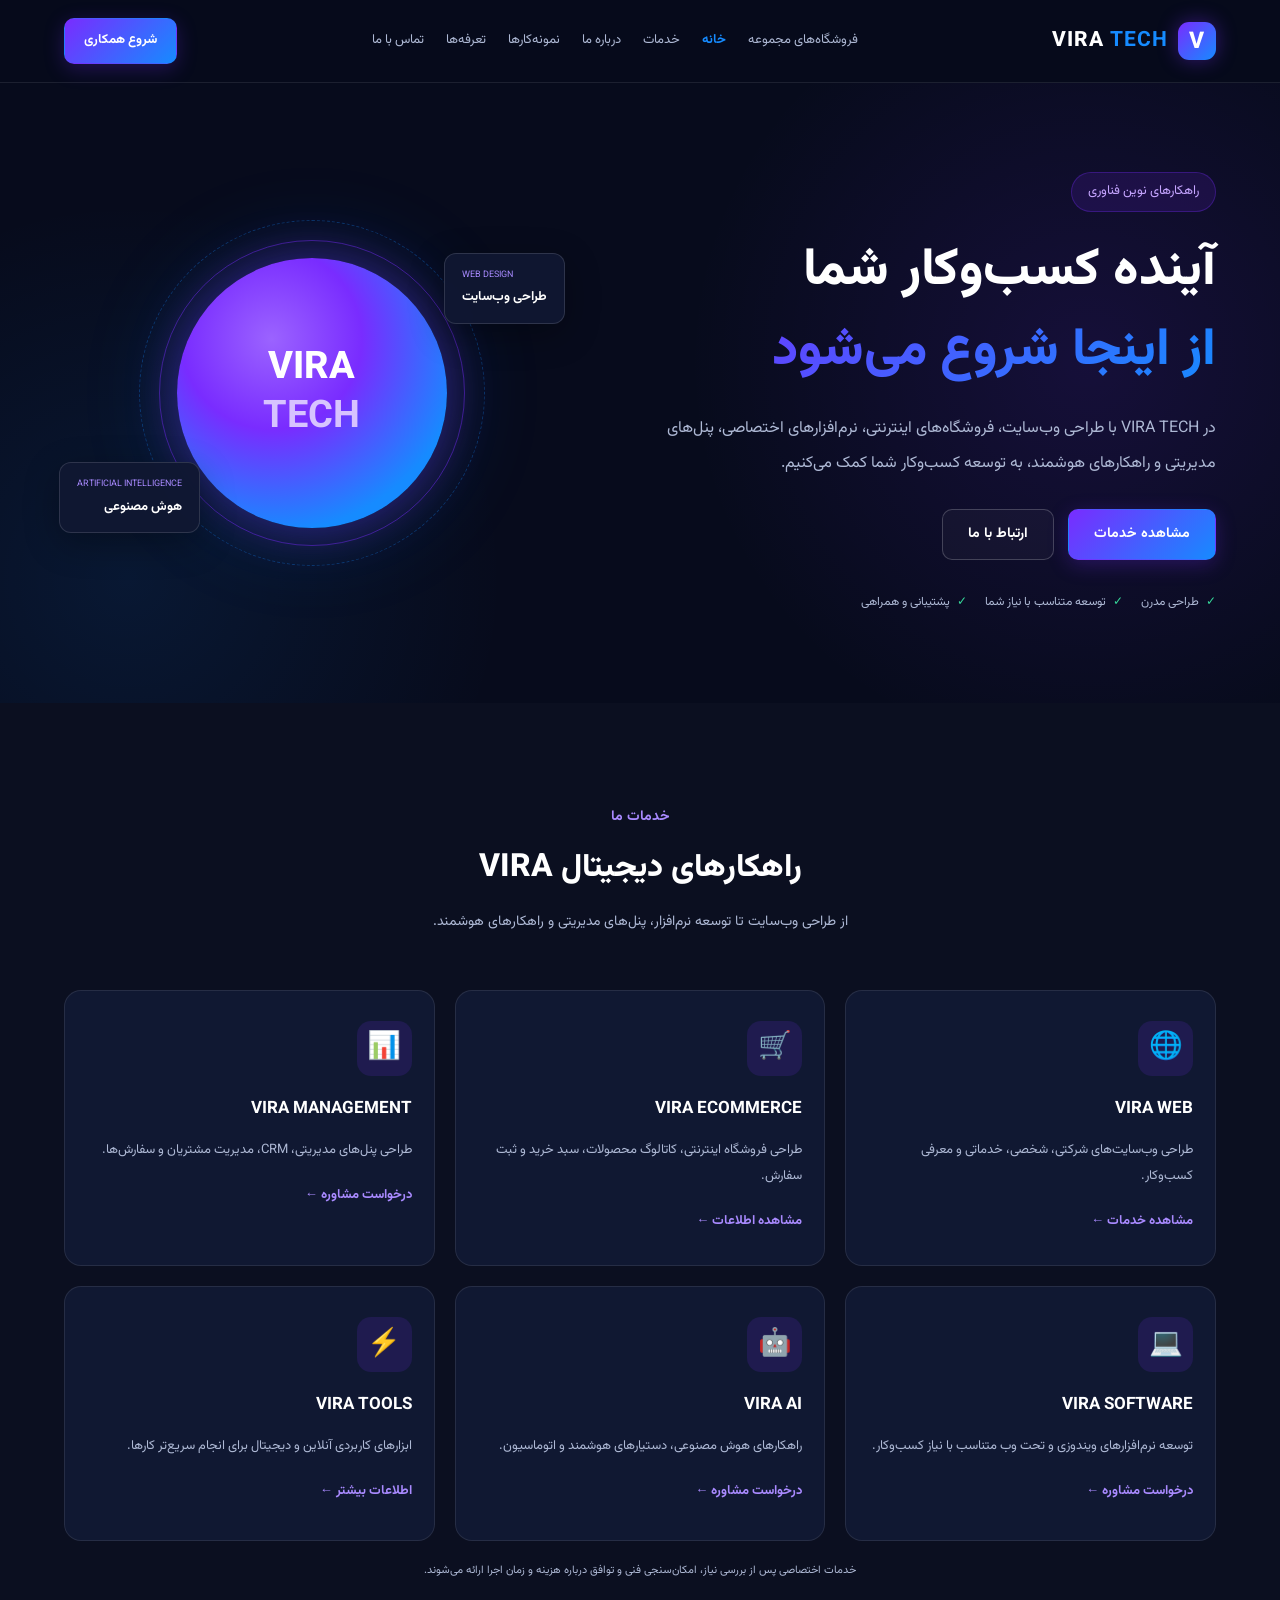
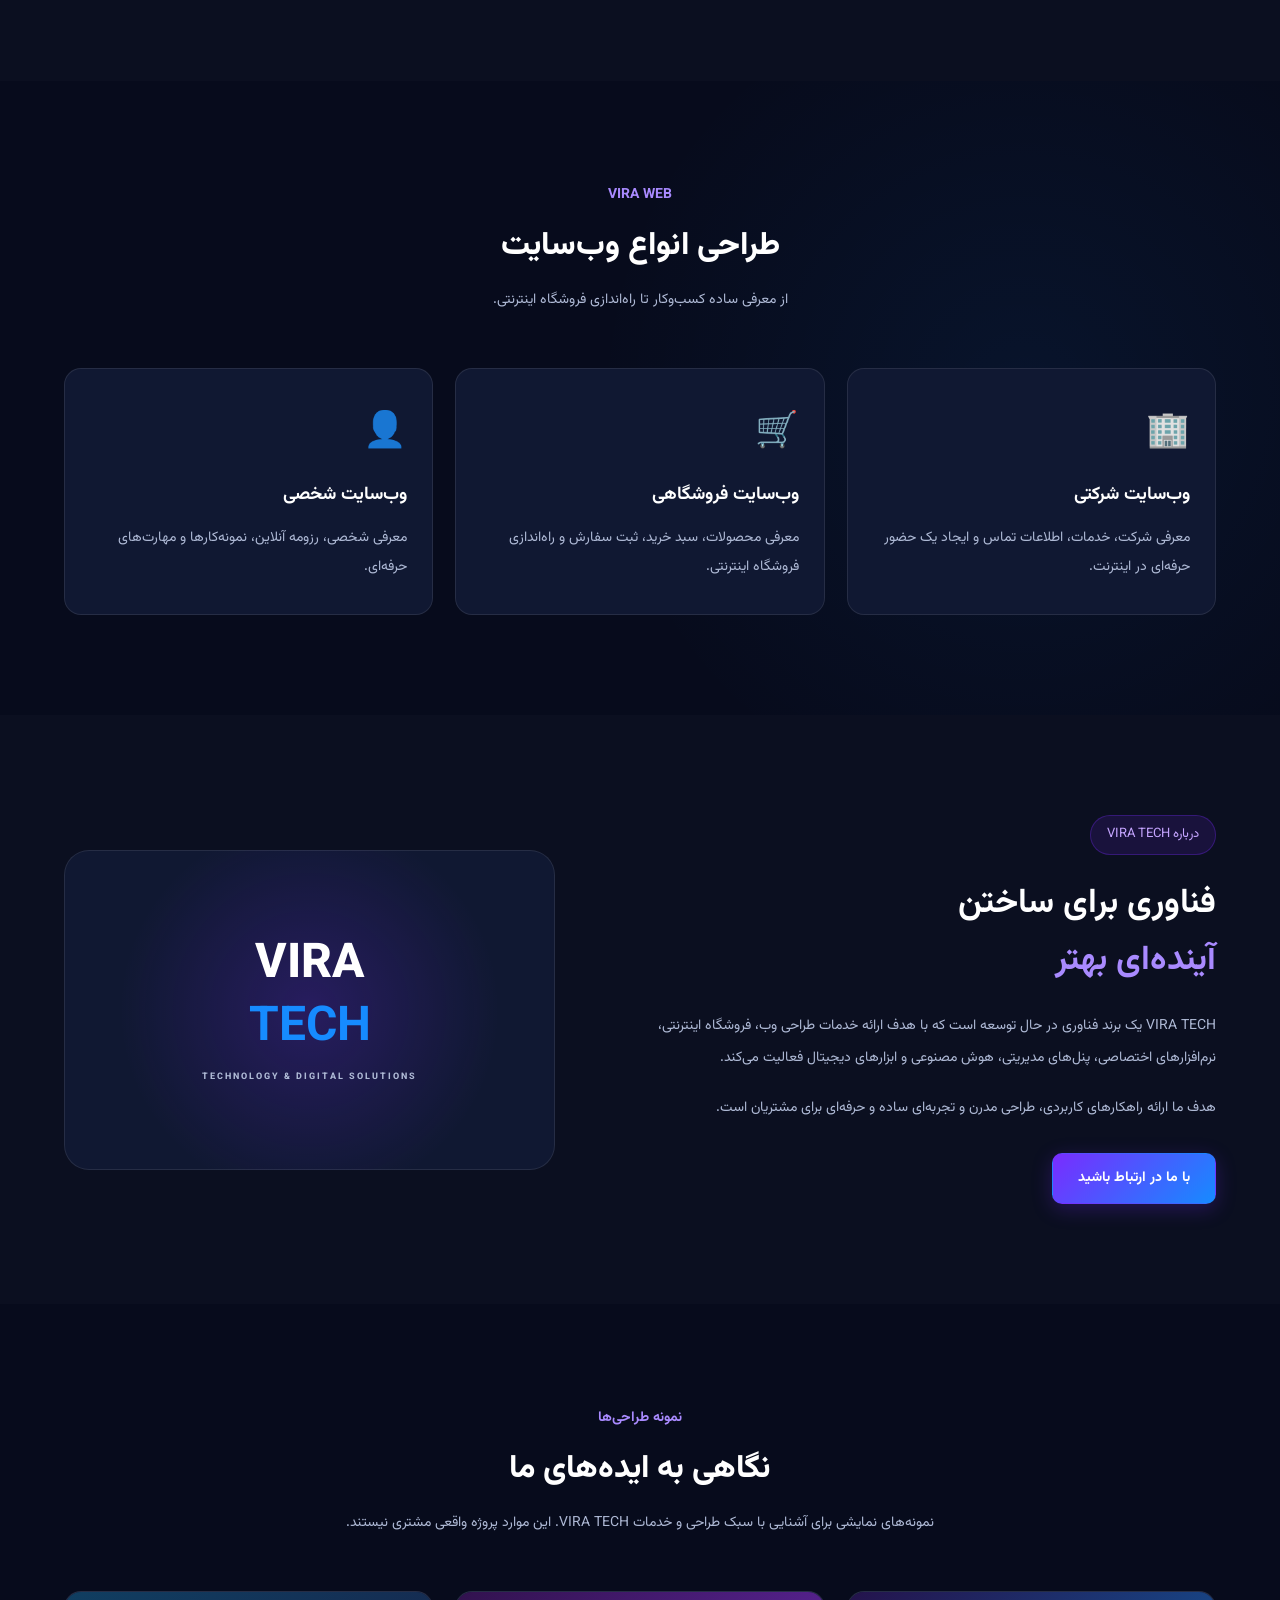
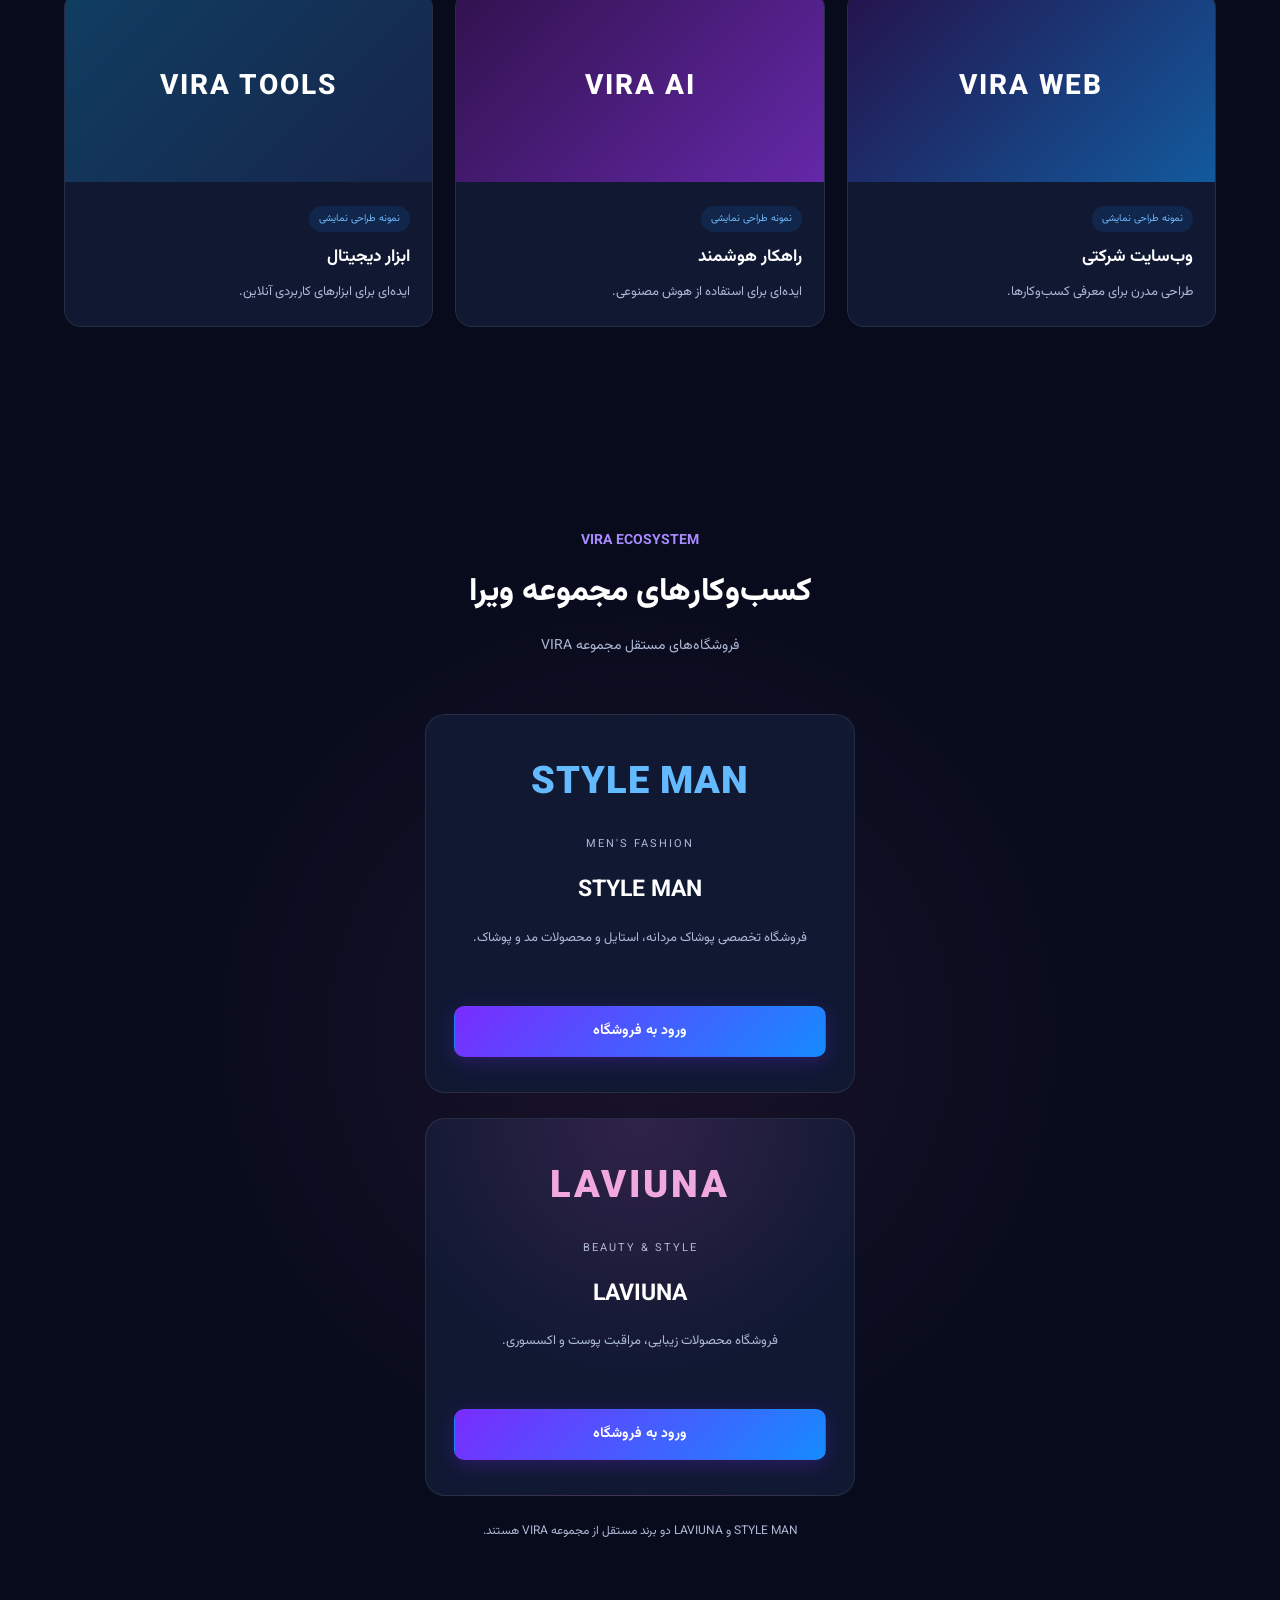
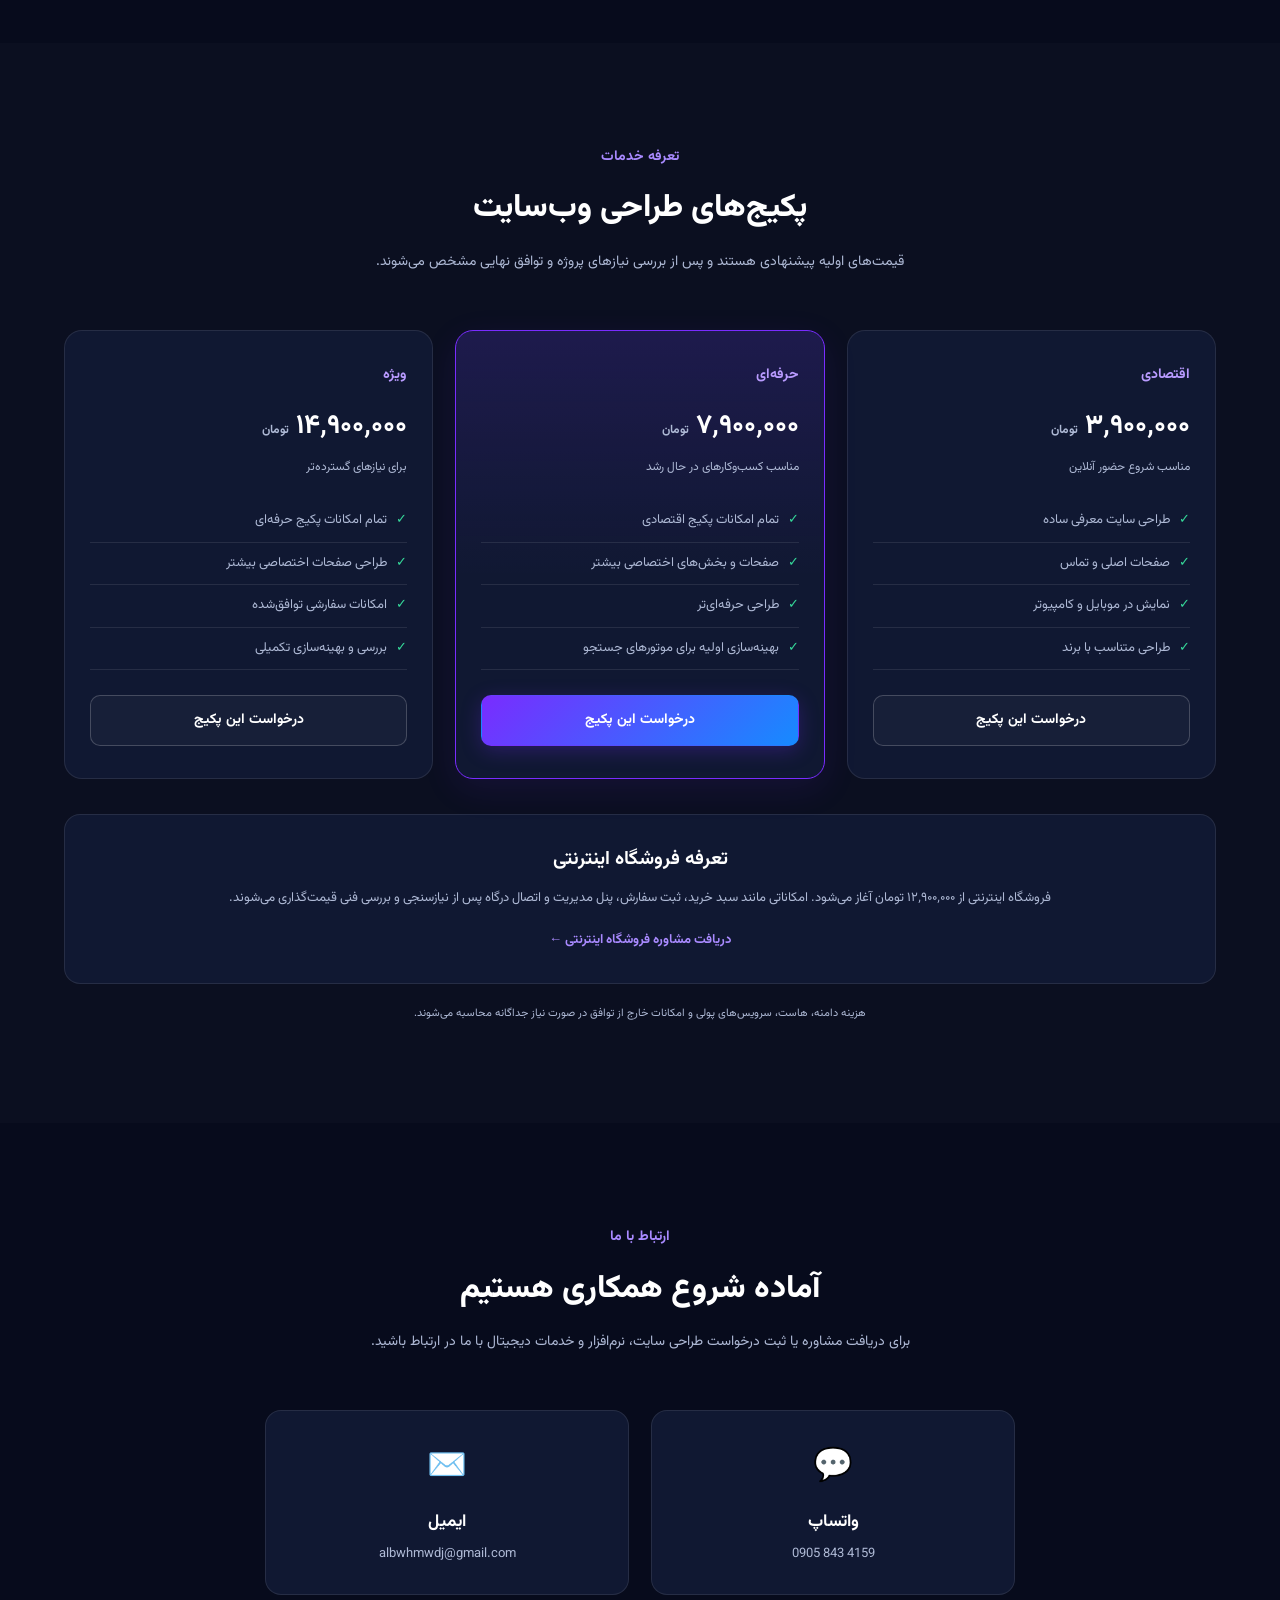
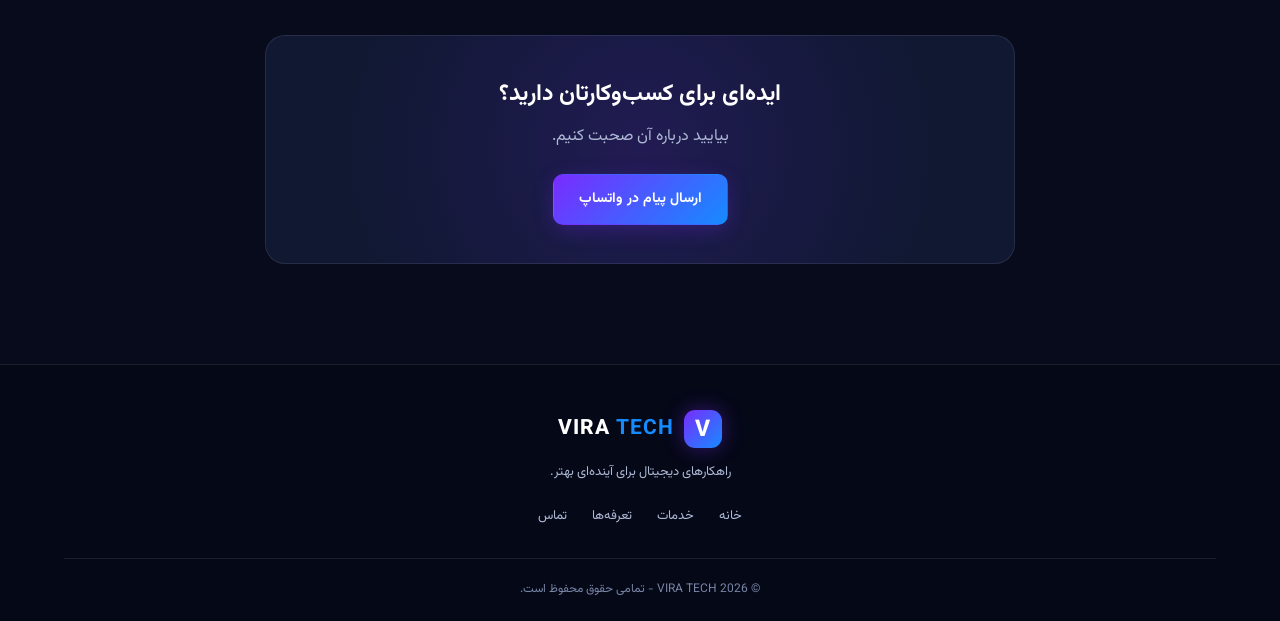
<file: index.html>
<!DOCTYPE html>
<html lang="fa" dir="rtl">
<head>
    <meta charset="UTF-8">
    <meta name="viewport" content="width=device-width, initial-scale=1.0">

    <title>VIRA TECH | فناوری و راهکارهای دیجیتال</title>

    <meta name="description" content="VIRA TECH ارائه‌دهنده طراحی وب‌سایت، فروشگاه اینترنتی، پنل مدیریت، نرم‌افزارهای اختصاصی و راهکارهای هوش مصنوعی.">

    <meta name="keywords" content="طراحی سایت, فروشگاه اینترنتی, پنل مدیریت, CRM, نرم افزار اختصاصی, هوش مصنوعی, ابزار دیجیتال, ویرا تک">

    <meta name="author" content="VIRA TECH">
    <meta name="robots" content="index, follow">
    <meta name="theme-color" content="#070b1c">

    <meta property="og:title" content="VIRA TECH | آینده دیجیتال کسب‌وکار شما">
    <meta property="og:description" content="طراحی سایت، فروشگاه اینترنتی، نرم‌افزار و راهکارهای هوشمند برای رشد کسب‌وکار شما.">
    <meta property="og:type" content="website">

    <link rel="canonical" href="https://jafar-styleman26.github.io/vira-tech/">

    <link rel="stylesheet" href="style.css">
</head>

<body>

    <!-- HEADER -->
    <header class="header">
        <div class="container nav-container">

            <a href="#home" class="logo">
                <span class="logo-icon">V</span>
                <span>VIRA <strong>TECH</strong></span>
            </a>

            <nav class="nav-menu"><a href="#ecosystem">فروشگاه‌های مجموعه</a>
                <a href="#home">خانه</a>
                <a href="#services">خدمات</a>
                <a href="#about">درباره ما</a>
                <a href="#portfolio">نمونه‌کارها</a>
                <a href="#pricing">تعرفه‌ها</a>
                <a href="#contact">تماس با ما</a>
            </nav>

            <a href="#contact" class="btn btn-primary nav-cta">
                شروع همکاری
            </a>

        </div>
    </header>

    <!-- HERO -->
    <section class="hero" id="home">
        <div class="container hero-container">

            <div class="hero-content">

                <span class="hero-tag">
                    راهکارهای نوین فناوری
                </span>

                <h1>
                    آینده کسب‌وکار شما
                    <span>از اینجا شروع می‌شود</span>
                </h1>

                <p>
                    در VIRA TECH با طراحی وب‌سایت،
                    فروشگاه‌های اینترنتی، نرم‌افزارهای اختصاصی،
                    پنل‌های مدیریتی و راهکارهای هوشمند،
                    به توسعه کسب‌وکار شما کمک می‌کنیم.
                </p>

                <div class="hero-buttons">
                    <a href="#services" class="btn btn-primary">
                        مشاهده خدمات
                    </a>

                    <a href="#contact" class="btn btn-outline">
                        ارتباط با ما
                    </a>
                </div>

                <div class="hero-trust">
                    <span>طراحی مدرن</span>
                    <span>توسعه متناسب با نیاز شما</span>
                    <span>پشتیبانی و همراهی</span>
                </div>

            </div>

            <div class="hero-visual">

                <div class="hero-orb">
                    <div class="orb-inner">
                        <span>VIRA</span>
                        <strong>TECH</strong>
                    </div>
                </div>

                <div class="floating-card card-one">
                    <span>WEB DESIGN</span>
                    <strong>طراحی وب‌سایت</strong>
                </div>

                <div class="floating-card card-two">
                    <span>ARTIFICIAL INTELLIGENCE</span>
                    <strong>هوش مصنوعی</strong>
                </div>

            </div>

        </div>
    </section>

    <!-- SERVICES -->
    <section class="section services" id="services">
        <div class="container">

            <div class="section-heading">
                <span>خدمات ما</span>
                <h2>راهکارهای دیجیتال VIRA</h2>

                <p>
                    از طراحی وب‌سایت تا توسعه نرم‌افزار،
                    پنل‌های مدیریتی و راهکارهای هوشمند.
                </p>
            </div>

            <div class="services-grid">

                <!-- VIRA WEB -->
                <article class="service-card">
                    <div class="service-icon">🌐</div>

                    <h3>VIRA WEB</h3>

                    <p>
                        طراحی وب‌سایت‌های شرکتی، شخصی،
                        خدماتی و معرفی کسب‌وکار.
                    </p>

                    <a href="#web-services">
                        مشاهده خدمات ←
                    </a>
                </article>

                <!-- VIRA ECOMMERCE -->
                <article class="service-card">
                    <div class="service-icon">🛒</div>

                    <h3>VIRA ECOMMERCE</h3>

                    <p>
                        طراحی فروشگاه اینترنتی،
                        کاتالوگ محصولات، سبد خرید و ثبت سفارش.
                    </p>

                    <a href="#pricing">
                        مشاهده اطلاعات ←
                    </a>
                </article>

                <!-- VIRA MANAGEMENT -->
                <article class="service-card">
                    <div class="service-icon">📊</div>

                    <h3>VIRA MANAGEMENT</h3>

                    <p>
                        طراحی پنل‌های مدیریتی، CRM،
                        مدیریت مشتریان و سفارش‌ها.
                    </p>

                    <a href="#contact">
                        درخواست مشاوره ←
                    </a>
                </article>

                <!-- VIRA SOFTWARE -->
                <article class="service-card">
                    <div class="service-icon">💻</div>

                    <h3>VIRA SOFTWARE</h3>

                    <p>
                        توسعه نرم‌افزارهای ویندوزی
                        و تحت وب متناسب با نیاز کسب‌وکار.
                    </p>

                    <a href="#contact">
                        درخواست مشاوره ←
                    </a>
                </article>

                <!-- VIRA AI -->
                <article class="service-card">
                    <div class="service-icon">🤖</div>

                    <h3>VIRA AI</h3>

                    <p>
                        راهکارهای هوش مصنوعی،
                        دستیارهای هوشمند و اتوماسیون.
                    </p>

                    <a href="#contact">
                        درخواست مشاوره ←
                    </a>
                </article>

                <!-- VIRA TOOLS -->
                <article class="service-card">
                    <div class="service-icon">⚡</div>

                    <h3>VIRA TOOLS</h3>

                    <p>
                        ابزارهای کاربردی آنلاین و دیجیتال
                        برای انجام سریع‌تر کارها.
                    </p>

                    <a href="#contact">
                        اطلاعات بیشتر ←
                    </a>
                </article>

            </div>

            <p class="pricing-disclaimer">
                خدمات اختصاصی پس از بررسی نیاز،
                امکان‌سنجی فنی و توافق درباره هزینه
                و زمان اجرا ارائه می‌شوند.
            </p>

        </div>
    </section>

    <!-- WEB SERVICES -->
    <section class="section web-services" id="web-services">
        <div class="container">

            <div class="section-heading">
                <span>VIRA WEB</span>

                <h2>طراحی انواع وب‌سایت</h2>

                <p>
                    از معرفی ساده کسب‌وکار تا راه‌اندازی
                    فروشگاه اینترنتی.
                </p>
            </div>

            <div class="web-types-grid">

                <article class="web-type-card">
                    <div class="web-type-icon">🏢</div>

                    <h3>وب‌سایت شرکتی</h3>

                    <p>
                        معرفی شرکت، خدمات، اطلاعات تماس
                        و ایجاد یک حضور حرفه‌ای در اینترنت.
                    </p>
                </article>

                <article class="web-type-card">
                    <div class="web-type-icon">🛒</div>

                    <h3>وب‌سایت فروشگاهی</h3>

                    <p>
                        معرفی محصولات، سبد خرید،
                        ثبت سفارش و راه‌اندازی فروشگاه اینترنتی.
                    </p>
                </article>

                <article class="web-type-card">
                    <div class="web-type-icon">👤</div>

                    <h3>وب‌سایت شخصی</h3>

                    <p>
                        معرفی شخصی، رزومه آنلاین،
                        نمونه‌کارها و مهارت‌های حرفه‌ای.
                    </p>
                </article>

            </div>

        </div>
    </section>

    <!-- ABOUT -->
    <section class="section about" id="about">
        <div class="container about-container">

            <div class="about-content">

                <span class="section-tag">
                    درباره VIRA TECH
                </span>

                <h2>
                    فناوری برای ساختن
                    <span>آینده‌ای بهتر</span>
                </h2>

                <p>
                    VIRA TECH یک برند فناوری در حال توسعه است
                    که با هدف ارائه خدمات طراحی وب،
                    فروشگاه اینترنتی، نرم‌افزارهای اختصاصی،
                    پنل‌های مدیریتی، هوش مصنوعی و ابزارهای دیجیتال
                    فعالیت می‌کند.
                </p>

                <p>
                    هدف ما ارائه راهکارهای کاربردی،
                    طراحی مدرن و تجربه‌ای ساده و حرفه‌ای
                    برای مشتریان است.
                </p>

                <a href="#contact" class="btn btn-primary">
                    با ما در ارتباط باشید
                </a>

            </div>

            <div class="about-visual">
                <div class="about-logo">
                    <span>VIRA</span>
                    <strong>TECH</strong>
                    <small>TECHNOLOGY & DIGITAL SOLUTIONS</small>
                </div>
            </div>

        </div>
    </section>

    <!-- PORTFOLIO -->
    <section class="section portfolio" id="portfolio">
        <div class="container">

            <div class="section-heading">
                <span>نمونه طراحی‌ها</span>

                <h2>نگاهی به ایده‌های ما</h2>

                <p>
                    نمونه‌های نمایشی برای آشنایی با سبک طراحی
                    و خدمات VIRA TECH.
                    این موارد پروژه واقعی مشتری نیستند.
                </p>
            </div>

            <div class="portfolio-grid">

                <article class="portfolio-card">
                    <div class="portfolio-image portfolio-web">
                        <span>VIRA WEB</span>
                    </div>

                    <div class="portfolio-info">
                        <span class="demo-label">
                            نمونه طراحی نمایشی
                        </span>

                        <h3>وب‌سایت شرکتی</h3>

                        <p>
                            طراحی مدرن برای معرفی کسب‌وکارها.
                        </p>
                    </div>
                </article>

                <article class="portfolio-card">
                    <div class="portfolio-image portfolio-ai">
                        <span>VIRA AI</span>
                    </div>

                    <div class="portfolio-info">
                        <span class="demo-label">
                            نمونه طراحی نمایشی
                        </span>

                        <h3>راهکار هوشمند</h3>

                        <p>
                            ایده‌ای برای استفاده از هوش مصنوعی.
                        </p>
                    </div>
                </article>

                <article class="portfolio-card">
                    <div class="portfolio-image portfolio-tools">
                        <span>VIRA TOOLS</span>
                    </div>

                    <div class="portfolio-info">
                        <span class="demo-label">
                            نمونه طراحی نمایشی
                        </span>

                        <h3>ابزار دیجیتال</h3>

                        <p>
                            ایده‌ای برای ابزارهای کاربردی آنلاین.
                        </p>
                    </div>
                </article>

            </div>

        </div>
    </section>


<!-- VIRA ECOSYSTEM -->
<section class="section ecosystem" id="ecosystem">
    <div class="container">

        <div class="section-heading">
            <span>VIRA ECOSYSTEM</span>
            <h2>کسب‌وکارهای مجموعه ویرا</h2>
            <p>
                فروشگاه‌های مستقل مجموعه VIRA
            </p>
        </div>

        <div class="ecosystem-grid">

            <!-- STYLE MAN -->
            <article class="ecosystem-card styleman-card">
                <div class="ecosystem-brand styleman-brand">
                    STYLE MAN
                </div>

                <span class="ecosystem-label">MEN'S FASHION</span>

                <h3>STYLE MAN</h3>

                <p>
                    فروشگاه تخصصی پوشاک مردانه،
                    استایل و محصولات مد و پوشاک.
                </p>

                <a href="https://jafar-styleman26.github.io/styleman-site/"
                   class="btn btn-primary"
                   target="_blank"
                   rel="noopener noreferrer">
                    ورود به فروشگاه
                </a>
            </article>

            <!-- LAVIUNA -->
            <article class="ecosystem-card laviuna-card">
                <div class="ecosystem-brand laviuna-brand">
                    LAVIUNA
                </div>

                <span class="ecosystem-label">BEAUTY & STYLE</span>

                <h3>LAVIUNA</h3>

                <p>
                    فروشگاه محصولات زیبایی،
                    مراقبت پوست و اکسسوری.
                </p>

                <a href="https://jafar-styleman26.github.io/laviuna/"
                   class="btn btn-primary"
                   target="_blank"
                   rel="noopener noreferrer">
                    ورود به فروشگاه
                </a>
            </article>

        </div>

        <p class="ecosystem-footer">
            STYLE MAN و LAVIUNA دو برند مستقل از مجموعه VIRA هستند.
        </p>

    </div>
</section>

    <!-- PRICING -->
    <section class="section pricing" id="pricing">
        <div class="container">

            <div class="section-heading">
                <span>تعرفه خدمات</span>

                <h2>پکیج‌های طراحی وب‌سایت</h2>

                <p>
                    قیمت‌های اولیه پیشنهادی هستند و پس از
                    بررسی نیازهای پروژه و توافق نهایی مشخص می‌شوند.
                </p>
            </div>

            <div class="pricing-grid">

                <!-- ECONOMY -->
                <article class="pricing-card">

                    <span class="plan-name">اقتصادی</span>

                    <h3>
                        ۳,۹۰۰,۰۰۰
                        <small>تومان</small>
                    </h3>

                    <p>مناسب شروع حضور آنلاین</p>

                    <ul>
                        <li>طراحی سایت معرفی ساده</li>
                        <li>صفحات اصلی و تماس</li>
                        <li>نمایش در موبایل و کامپیوتر</li>
                        <li>طراحی متناسب با برند</li>
                    </ul>

                    <a href="#contact" class="btn btn-outline">
                        درخواست این پکیج
                    </a>

                </article>

                <!-- PROFESSIONAL -->
                <article class="pricing-card featured">

                    <span class="plan-name">حرفه‌ای</span>

                    <h3>
                        ۷,۹۰۰,۰۰۰
                        <small>تومان</small>
                    </h3>

                    <p>مناسب کسب‌وکارهای در حال رشد</p>

                    <ul>
                        <li>تمام امکانات پکیج اقتصادی</li>
                        <li>صفحات و بخش‌های اختصاصی بیشتر</li>
                        <li>طراحی حرفه‌ای‌تر</li>
                        <li>بهینه‌سازی اولیه برای موتورهای جستجو</li>
                    </ul>

                    <a href="#contact" class="btn btn-primary">
                        درخواست این پکیج
                    </a>

                </article>

                <!-- PREMIUM -->
                <article class="pricing-card">

                    <span class="plan-name">ویژه</span>

                    <h3>
                        ۱۴,۹۰۰,۰۰۰
                        <small>تومان</small>
                    </h3>

                    <p>برای نیازهای گسترده‌تر</p>

                    <ul>
                        <li>تمام امکانات پکیج حرفه‌ای</li>
                        <li>طراحی صفحات اختصاصی بیشتر</li>
                        <li>امکانات سفارشی توافق‌شده</li>
                        <li>بررسی و بهینه‌سازی تکمیلی</li>
                    </ul>

                    <a href="#contact" class="btn btn-outline">
                        درخواست این پکیج
                    </a>

                </article>

            </div>

            <div class="pricing-note">

                <h3>تعرفه فروشگاه اینترنتی</h3>

                <p>
                    فروشگاه اینترنتی از ۱۲,۹۰۰,۰۰۰ تومان آغاز می‌شود.
                    امکاناتی مانند سبد خرید، ثبت سفارش،
                    پنل مدیریت و اتصال درگاه پس از نیازسنجی
                    و بررسی فنی قیمت‌گذاری می‌شوند.
                </p>

                <a href="#contact">
                    دریافت مشاوره فروشگاه اینترنتی ←
                </a>

            </div>

            <p class="pricing-disclaimer">
                هزینه دامنه، هاست، سرویس‌های پولی و امکانات
                خارج از توافق در صورت نیاز جداگانه محاسبه می‌شوند.
            </p>

        </div>
    </section>

    <!-- CONTACT -->
    <section class="section contact" id="contact">
        <div class="container">

            <div class="section-heading">

                <span>ارتباط با ما</span>

                <h2>آماده شروع همکاری هستیم</h2>

                <p>
                    برای دریافت مشاوره یا ثبت درخواست
                    طراحی سایت، نرم‌افزار و خدمات دیجیتال
                    با ما در ارتباط باشید.
                </p>

            </div>

            <div class="contact-grid">

                <a href="https://wa.me/989058434159?text=سلام، برای دریافت اطلاعات خدمات VIRA TECH پیام می‌دهم."
                   target="_blank"
                   rel="noopener noreferrer"
                   class="contact-card">

                    <span>💬</span>

                    <h3>واتساپ</h3>

                    <p>0905 843 4159</p>

                </a>

                <a href="mailto:albwhmwdj@gmail.com"
                   class="contact-card">

                    <span>✉️</span>

                    <h3>ایمیل</h3>

                    <p>albwhmwdj@gmail.com</p>

                </a>

            </div>

            <div class="contact-cta">

                <h3>ایده‌ای برای کسب‌وکارتان دارید؟</h3>

                <p>بیایید درباره آن صحبت کنیم.</p>

                <a href="https://wa.me/989058434159"
                   target="_blank"
                   rel="noopener noreferrer"
                   class="btn btn-primary">

                    ارسال پیام در واتساپ

                </a>

            </div>

        </div>
    </section>

    <!-- FOOTER -->
    <footer class="footer">
        <div class="container footer-container">

            <a href="#home" class="logo footer-logo">
                <span class="logo-icon">V</span>
                <span>VIRA <strong>TECH</strong></span>
            </a>

            <p>
                راهکارهای دیجیتال برای آینده‌ای بهتر.
            </p>

            <div class="footer-links">
                <a href="#home">خانه</a>
                <a href="#services">خدمات</a>
                <a href="#pricing">تعرفه‌ها</a>
                <a href="#contact">تماس</a>
            </div>

            <div class="footer-bottom">
                <p>© 2026 VIRA TECH - تمامی حقوق محفوظ است.</p>
            </div>

        </div>
    </footer>

    <script src="script.js"></script>

</body>
</html>
</file>
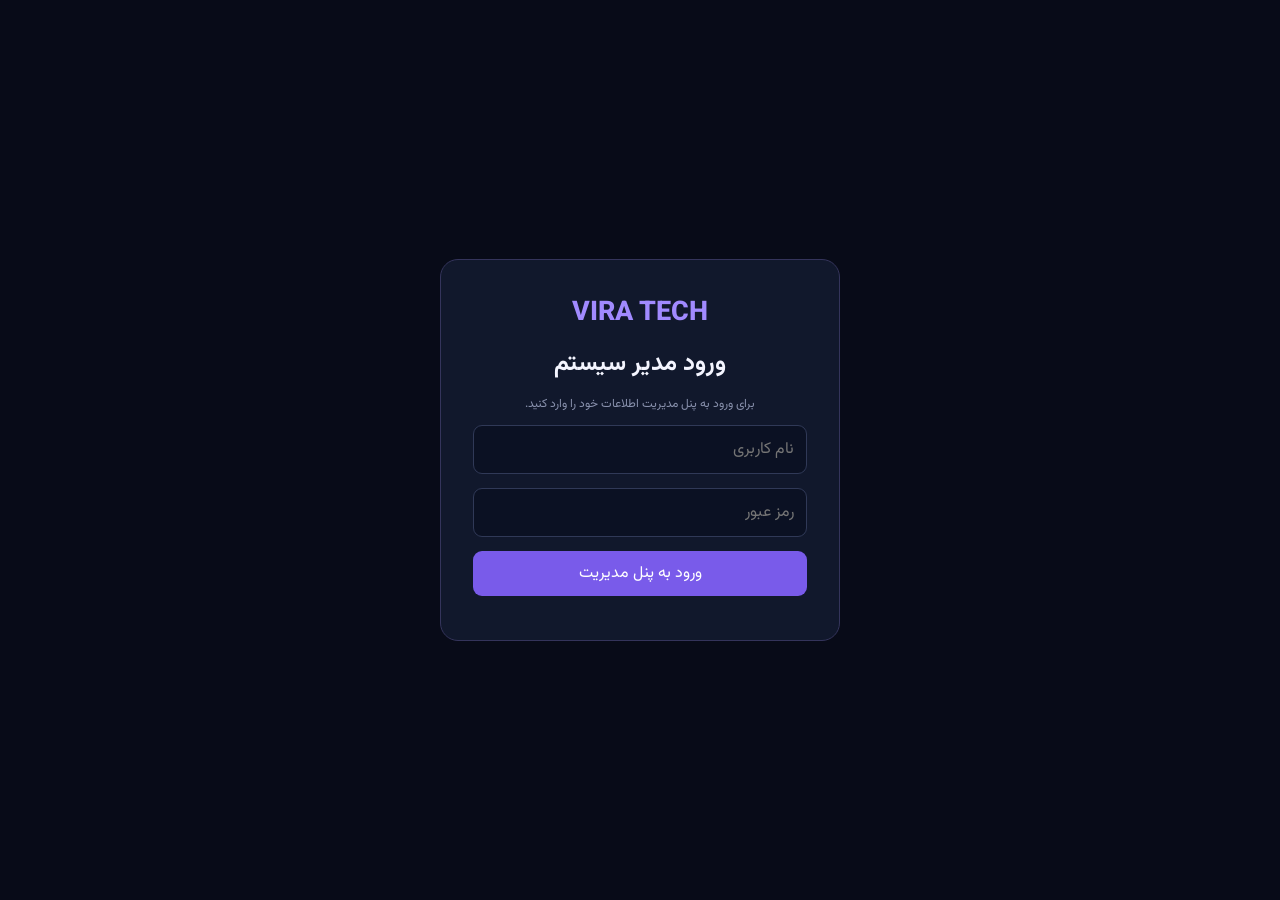
<file: admin.html>
<!DOCTYPE html>
<html lang="fa" dir="rtl">
<head>
<meta charset="UTF-8">
<meta name="viewport" content="width=device-width, initial-scale=1">
<title>VIRA TECH | مدیریت</title>
<link href="https://fonts.googleapis.com/css2?family=Vazirmatn:wght@400;500;600;700;800&display=swap" rel="stylesheet">
<style>
*{box-sizing:border-box}
body{margin:0;background:#080b18;color:#f4f5ff;font-family:Vazirmatn,sans-serif}
button,input,select,textarea{font:inherit}
button{cursor:pointer}
.login-screen{min-height:100vh;display:flex;align-items:center;justify-content:center;padding:20px}
.login-box{width:100%;max-width:400px;padding:32px;background:#11182c;border:1px solid #34345b;border-radius:18px;text-align:center}
.login-logo,.logo{font-size:27px;font-weight:800;color:#a18aff}
.login-box h2{margin:10px 0 5px}
.login-box p,.muted{color:#8991ad;font-size:12px}
.login-box input{margin-bottom:14px}
.login-box button{width:100%}
.login-error{color:#ff7777;font-size:13px;margin-top:12px}
.layout{display:none;min-height:100vh}
body.logged-in .layout{display:flex}
body.logged-in .login-screen{display:none}
aside{width:245px;background:#101529;border-left:1px solid #252c46;padding:25px 17px;flex-shrink:0}
.sub{font-size:12px;color:#8991ad;margin:5px 0 25px}
.menu-title{font-size:12px;color:#737d9d;margin:20px 10px 10px}
.nav button{display:block;width:100%;text-align:right;border:0;background:transparent;color:#c4c9dc;padding:12px;border-radius:10px;margin:4px 0}
.nav button:hover,.nav button.active{background:#29264d;color:#b7a6ff}
main{flex:1;min-width:0;padding:30px}
.top{display:flex;justify-content:space-between;align-items:center;gap:15px;margin-bottom:28px}
h1{font-size:23px;margin:0}
.welcome{color:#8991ad;font-size:13px;margin-top:6px}
.page{display:none}
.page.active{display:block}
.cards{display:grid;grid-template-columns:repeat(3,1fr);gap:15px;margin-bottom:22px}
.card,.panel{background:#11182c;border:1px solid #252d49;border-radius:15px;padding:20px}
.card-label{color:#9ba4c0;font-size:13px}
.number{font-size:29px;font-weight:800;margin-top:9px}
.purple{color:#a18aff}.blue{color:#59aaff}.green{color:#55d6a0}
.panel{margin-bottom:20px}
.panel h2{font-size:17px;margin:0 0 18px}
.toolbar{display:flex;justify-content:space-between;align-items:center;gap:12px;flex-wrap:wrap;margin-bottom:17px}
.btn{border:0;border-radius:9px;padding:10px 16px;background:#795bea;color:white}
.btn:hover{opacity:.88}
.btn.secondary{background:#252d49;color:#dce0f4}
.btn.danger{background:#702d40}
.btn.small{padding:6px 10px;font-size:12px}
.field{display:flex;flex-direction:column;gap:7px}
.form-grid{display:grid;grid-template-columns:repeat(2,1fr);gap:13px}
.field.full{grid-column:1/-1}
label{font-size:13px;color:#aeb6d0}
input,select,textarea{width:100%;padding:11px 12px;border:1px solid #303957;background:#0b1123;color:white;border-radius:9px;outline:none}
textarea{min-height:95px;resize:vertical}
input:focus,select:focus,textarea:focus{border-color:#9278ff}
.actions{display:flex;gap:8px;margin-top:15px;flex-wrap:wrap}
.table-wrap{overflow-x:auto}
table{width:100%;border-collapse:collapse;min-width:600px}
th,td{padding:13px 10px;text-align:right;border-bottom:1px solid #252d49;font-size:13px}
th{color:#9da8c7}
td{color:#e0e4f5}
.status{padding:5px 9px;border-radius:20px;font-size:11px;background:#252d49}
.status.done{background:#153b32;color:#62dfaa}
.status.progress{background:#30294f;color:#c0aaff}
.status.wait{background:#49351f;color:#ffcc7c}
.empty{text-align:center;color:#8991ad;padding:25px}
.activity{display:flex;justify-content:space-between;padding:14px 0;border-bottom:1px solid #252d49;font-size:13px;gap:10px}
.activity:last-child{border:0}
.service-item{display:flex;justify-content:space-between;align-items:center;gap:15px;padding:15px 0;border-bottom:1px solid #252d49}
.service-item:last-child{border:0}
.footer{color:#727d9b;font-size:12px;margin-top:25px}
.hidden{display:none!important}
.notice{padding:13px;background:#18213b;border:1px solid #34345b;border-radius:10px;color:#b9c2e0;font-size:12px;line-height:2;margin-bottom:15px}
@media(max-width:800px){
.layout{display:block}
aside{width:100%;padding:17px}
.sub{margin-bottom:12px}
.menu{display:flex;overflow-x:auto;gap:5px}
.menu-title{display:none}
.nav button{white-space:nowrap;width:auto;margin:0;padding:10px}
main{padding:20px 14px}
}
@media(max-width:550px){
.cards{grid-template-columns:1fr}
.form-grid{grid-template-columns:1fr}
.field.full{grid-column:auto}
.top{align-items:flex-start}
h1{font-size:19px}
.service-item{align-items:flex-start;flex-direction:column}
}
</style>
</head>
<body>

<div class="login-screen">
<div class="login-box">
<div class="login-logo">VIRA TECH</div>
<h2>ورود مدیر سیستم</h2>
<p>برای ورود به پنل مدیریت اطلاعات خود را وارد کنید.</p>
<form id="loginForm">
<input id="username" placeholder="نام کاربری" autocomplete="username" required>
<input id="password" type="password" placeholder="رمز عبور" autocomplete="current-password" required>
<button class="btn" type="submit">ورود به پنل مدیریت</button>
</form>
<div id="loginError" class="login-error"></div>
</div>
</div>

<div class="layout">
<aside>
<div class="logo">VIRA TECH</div>
<div class="sub">پنل مدیریت اختصاصی</div>
<div class="menu-title">منوی اصلی</div>
<nav class="nav menu">
<button class="active" data-page="dashboard">◈ داشبورد</button>
<button data-page="projects">▣ پروژه‌ها</button>
<button data-page="customers">♙ مشتریان</button>
<button data-page="services">✦ خدمات</button>
<button data-page="pricingAdmin">💰 تعرفه‌ها</button>
<button data-page="orders">📦 سفارش‌ها</button>
<button data-page="content">✎ محتوای سایت</button>
<button data-page="settings">⚙ تنظیمات</button>
</nav>
</aside>

<main>
<div class="top">
<div>
<h1 id="pageTitle">داشبورد مدیریت</h1>
<div class="welcome">به پنل مدیریت VIRA TECH خوش آمدید.</div>
</div>
<button class="btn danger" id="logout">خروج از پنل</button>
</div>

<section class="page active" id="dashboard">
<div class="cards">
<div class="card"><div class="card-label">کل پروژه‌ها</div><div class="number purple" id="totalProjects">۰</div></div>
<div class="card"><div class="card-label">کل مشتریان</div><div class="number blue" id="totalCustomers">۰</div></div>
<div class="card"><div class="card-label">خدمات فعال</div><div class="number green" id="totalServices">۰</div></div>
</div>
<div class="panel">
<h2>وضعیت پروژه‌ها</h2>
<div class="activity"><span>در حال انجام</span><strong id="progressCount">۰</strong></div>
<div class="activity"><span>تکمیل‌شده</span><strong id="doneCount">۰</strong></div>
<div class="activity"><span>در انتظار</span><strong id="waitCount">۰</strong></div>
</div>
<div class="panel">
<h2>آخرین پروژه‌ها</h2>
<div id="recentProjects" class="muted">هنوز پروژه‌ای ثبت نشده است.</div>
</div>
</section>

<section class="page" id="projects">
<div class="panel">
<h2>ثبت پروژه جدید</h2>
<form id="projectForm">
<div class="form-grid">
<div class="field"><label>نام پروژه</label><input id="projectName" required></div>
<div class="field"><label>نام مشتری</label><input id="projectCustomer"></div>
<div class="field"><label>وضعیت</label><select id="projectStatus"><option value="wait">در انتظار</option><option value="progress">در حال انجام</option><option value="done">تکمیل‌شده</option></select></div>
<div class="field"><label>تاریخ</label><input id="projectDate" type="date"></div>
</div>
<div class="actions">
<button class="btn" id="projectSubmit">ثبت پروژه</button>
<button class="btn secondary hidden" type="button" id="cancelProject">لغو ویرایش</button>
</div>
</form>
</div>
<div class="panel">
<h2>فهرست پروژه‌ها</h2>
<div class="table-wrap"><table>
<thead><tr><th>نام پروژه</th><th>مشتری</th><th>وضعیت</th><th>تاریخ</th><th>عملیات</th></tr></thead>
<tbody id="projectRows"></tbody>
</table></div>
</div>
</section>

<section class="page" id="customers">
<div class="panel">
<h2>ثبت مشتری جدید</h2>
<form id="customerForm">
<div class="form-grid">
<div class="field"><label>نام مشتری</label><input id="customerName" required></div>
<div class="field"><label>شماره تماس</label><input id="customerPhone"></div>
<div class="field full"><label>ایمیل</label><input id="customerEmail" type="email"></div>
</div>
<div class="actions">
<button class="btn" id="customerSubmit">ثبت مشتری</button>
<button class="btn secondary hidden" type="button" id="cancelCustomer">لغو ویرایش</button>
</div>
</form>
</div>
<div class="panel">
<h2>فهرست مشتریان</h2>
<div class="table-wrap"><table>
<thead><tr><th>نام</th><th>شماره تماس</th><th>ایمیل</th><th>عملیات</th></tr></thead>
<tbody id="customerRows"></tbody>
</table></div>
</div>
</section>

<section class="page" id="services">
<div class="panel">
<h2>افزودن خدمت جدید</h2>
<form id="serviceForm">
<div class="form-grid">
<div class="field"><label>نام خدمت</label><input id="serviceName" required></div>
<div class="field"><label>توضیحات</label><input id="serviceDescription"></div>
</div>
<div class="actions">
<button class="btn" id="serviceSubmit">افزودن خدمت</button>
<button class="btn secondary hidden" type="button" id="cancelService">لغو ویرایش</button>
</div>
</form>
</div>
<div class="panel">
<h2>خدمات VIRA TECH</h2>
<div id="serviceRows"></div>
</div>
</section>

<section class="page" id="pricingAdmin">
<div class="notice">
تعرفه‌ها را در این بخش ویرایش کن. پس از ذخیره، از بخش «محتوای سایت» فایل site-content.json را دوباره دریافت و در GitHub جایگزین کن.
</div>
<div class="panel">
<h2>مدیریت پکیج‌های طراحی وب‌سایت</h2>
<form id="pricingForm">
<div class="form-grid">
<div class="field"><label>نام پکیج اول</label><input id="plan1Name" required></div>
<div class="field"><label>قیمت پکیج اول (تومان)</label><input id="plan1Price" inputmode="numeric" required></div>
<div class="field full"><label>توضیح پکیج اول</label><input id="plan1Description"></div>
<div class="field full"><label>امکانات پکیج اول (هر مورد در یک خط)</label><textarea id="plan1Features"></textarea></div>

<div class="field"><label>نام پکیج دوم</label><input id="plan2Name" required></div>
<div class="field"><label>قیمت پکیج دوم (تومان)</label><input id="plan2Price" inputmode="numeric" required></div>
<div class="field full"><label>توضیح پکیج دوم</label><input id="plan2Description"></div>
<div class="field full"><label>امکانات پکیج دوم (هر مورد در یک خط)</label><textarea id="plan2Features"></textarea></div>

<div class="field"><label>نام پکیج سوم</label><input id="plan3Name" required></div>
<div class="field"><label>قیمت پکیج سوم (تومان)</label><input id="plan3Price" inputmode="numeric" required></div>
<div class="field full"><label>توضیح پکیج سوم</label><input id="plan3Description"></div>
<div class="field full"><label>امکانات پکیج سوم (هر مورد در یک خط)</label><textarea id="plan3Features"></textarea></div>

<div class="field"><label>قیمت شروع فروشگاه اینترنتی (تومان)</label><input id="storePrice" inputmode="numeric" required></div>
<div class="field full"><label>توضیحات فروشگاه اینترنتی</label><textarea id="storeDescription"></textarea></div>
</div>
<div class="actions"><button class="btn" type="submit">ذخیره تعرفه‌ها</button></div>
<p class="muted" id="pricingMessage"></p>
</form>
</div>
</section>

<section class="page" id="content">
<div class="notice">
اطلاعات این بخش در مرورگر ذخیره می‌شوند. پس از ویرایش، فایل JSON را دریافت و در مخزن GitHub سایت بارگذاری کن تا تغییرات برای همه بازدیدکنندگان منتشر شوند.
</div>
<div class="panel">
<h2>محتوای صفحه اصلی</h2>
<form id="contentForm">
<div class="form-grid">
<div class="field full"><label>عنوان اصلی سایت</label><input id="siteTitle" placeholder="مثلاً طراحی دیجیتال، فراتر از انتظار"></div>
<div class="field full"><label>متن معرفی صفحه اصلی</label><textarea id="siteDescription"></textarea></div>
<div class="field"><label>عنوان بخش درباره ما</label><input id="aboutTitle"></div>
<div class="field"><label>متن دکمه اصلی</label><input id="buttonText"></div>
<div class="field full"><label>توضیحات درباره ما</label><textarea id="aboutDescription"></textarea></div>
<div class="field"><label>شماره واتساپ</label><input id="sitePhone" placeholder="989058434159"></div>
<div class="field"><label>ایمیل سایت</label><input id="siteEmail" type="email"></div>
</div>
<div class="actions"><button class="btn" type="submit">ذخیره محتوای سایت</button></div>
</form>
</div>
<div class="panel">
<h2>نمونه‌کارهای سایت</h2>
<form id="portfolioForm">
<div class="form-grid">
<div class="field"><label>عنوان نمونه‌کار</label><input id="portfolioName" required></div>
<div class="field"><label>لینک نمونه‌کار</label><input id="portfolioLink" type="url" placeholder="https://example.com"></div>
<div class="field full"><label>توضیحات</label><textarea id="portfolioDescription"></textarea></div>
</div>
<div class="actions">
<button class="btn" id="portfolioSubmit" type="submit">افزودن نمونه‌کار</button>
<button class="btn secondary hidden" id="cancelPortfolio" type="button">لغو ویرایش</button>
</div>
</form>
<div id="portfolioRows"></div>
</div>
<div class="panel">
<h2>انتشار محتوای سایت</h2>
<p class="muted">پس از ذخیره تغییرات، فایل site-content.json را دانلود کن و در پوشه اصلی مخزن GitHub قرار بده.</p>
<button class="btn" id="exportContent" type="button">دریافت فایل محتوای سایت</button>
<p class="muted" id="contentMessage"></p>
</div>
</section>

<section class="page" id="settings">
<div class="panel">
<h2>تنظیمات پنل</h2>
<div class="activity"><span>نسخه پنل</span><strong>۵.۰</strong></div>
<div class="activity"><span>وضعیت ذخیره‌سازی</span><strong class="green">فعال در مرورگر</strong></div>
<div class="activity"><span>وضعیت ورود</span><strong>مدیر</strong></div>
</div>
<div class="panel">
<h2>پشتیبان‌گیری و بازیابی اطلاعات</h2>
<p class="muted">از پروژه‌ها، مشتریان، خدمات و محتوای سایت پشتیبان تهیه کنید.</p>
<div class="actions">
<button class="btn" id="backupButton" type="button">دریافت فایل پشتیبان</button>
<button class="btn secondary" id="restoreButton" type="button">بازیابی اطلاعات</button>
<input type="file" id="restoreFile" accept=".json,application/json" class="hidden">
</div>
<p class="muted" id="backupMessage"></p>
</div>
<div class="panel">
<h2>پاک‌سازی اطلاعات</h2>
<p class="muted">این گزینه تمام اطلاعات پنل را حذف می‌کند.</p>
<button class="btn danger" id="resetData" type="button">حذف تمام اطلاعات</button>
</div>
</section>
<section class="page" id="orders">
    <h2>مدیریت سفارش‌های VIRA TECH</h2>

    <h3>ثبت سفارش جدید</h3>

    <form id="viraOrderForm">
        <input id="orderName" placeholder="نام مشتری" required>
        <input id="orderPhone" placeholder="شماره تماس" required>
        <input id="orderService" placeholder="نوع سفارش یا خدمت" required>
        <input id="orderPrice" type="number" placeholder="مبلغ سفارش به تومان">

        <select id="orderStatus">
            <option value="در انتظار بررسی">در انتظار بررسی</option>
            <option value="در حال انجام">در حال انجام</option>
            <option value="تکمیل شده">تکمیل شده</option>
            <option value="لغو شده">لغو شده</option>
        </select>

        <button type="submit">ثبت سفارش</button>
    </form>

    <h3>فهرست سفارش‌ها</h3>
    <div id="viraOrderList"></div>
</section>
<div class="footer">VIRA TECH © 2026 — تمام حقوق محفوظ است.</div>
</main>
</div>

<script>
"use strict";
const $=id=>document.getElementById(id);
const defaultServices=[
{id:1,name:"VIRA WEB",description:"طراحی وب‌سایت",active:true},
{id:2,name:"VIRA ECOMMERCE",description:"فروشگاه اینترنتی",active:true},
{id:3,name:"VIRA MANAGEMENT",description:"سیستم مدیریت",active:true},
{id:4,name:"VIRA SOFTWARE",description:"نرم‌افزارهای کاربردی",active:true},
{id:5,name:"VIRA AI",description:"ابزارهای هوش مصنوعی",active:true},
{id:6,name:"VIRA TOOLS",description:"ابزارهای دیجیتال",active:true}
];
const defaultContent={
siteTitle:"طراحی دیجیتال، فراتر از انتظار",
siteDescription:"ما در VIRA TECH راهکارهای دیجیتال مدرن برای رشد کسب‌وکار شما ارائه می‌دهیم.",
aboutTitle:"درباره VIRA TECH",
aboutDescription:"VIRA TECH یک مجموعه فعال در زمینه طراحی وب‌سایت، فروشگاه اینترنتی و ابزارهای دیجیتال است.",
buttonText:"شروع همکاری",
sitePhone:"989058434159",
siteEmail:"albwhmwdj@gmail.com"
};

const defaultPricing={
plans:[
{name:"اقتصادی",price:"3900000",description:"مناسب شروع حضور آنلاین",features:["طراحی سایت معرفی ساده","صفحات اصلی و تماس","نمایش در موبایل و کامپیوتر","طراحی متناسب با برند"]},
{name:"حرفه‌ای",price:"7900000",description:"مناسب کسب‌وکارهای در حال رشد",features:["تمام امکانات پکیج اقتصادی","صفحات و بخش‌های اختصاصی بیشتر","طراحی حرفه‌ای‌تر","بهینه‌سازی اولیه برای موتورهای جستجو"]},
{name:"ویژه",price:"14900000",description:"برای نیازهای گسترده‌تر",features:["تمام امکانات پکیج حرفه‌ای","طراحی صفحات اختصاصی بیشتر","امکانات سفارشی توافق‌شده","بررسی و بهینه‌سازی تکمیلی"]}
],
storePrice:"12900000",
storeDescription:"امکاناتی مانند سبد خرید، ثبت سفارش، پنل مدیریت و اتصال درگاه پس از نیازسنجی و بررسی فنی قیمت‌گذاری می‌شوند."
};

function load(key,fallback){
try{const v=JSON.parse(localStorage.getItem(key));return v===null?fallback:v;}
catch(e){return fallback;}
}
let projects=load("vira_projects",[]);
let customers=load("vira_customers",[]);
let services=load("vira_services",defaultServices.map(x=>({...x})));
let content=load("vira_site_content",{...defaultContent});
let portfolio=load("vira_portfolio",[]);
let pricing=load("vira_pricing",JSON.parse(JSON.stringify(defaultPricing)));
let editProject=null,editCustomer=null,editService=null,editPortfolio=null;

function save(){
localStorage.setItem("vira_projects",JSON.stringify(projects));
localStorage.setItem("vira_customers",JSON.stringify(customers));
localStorage.setItem("vira_services",JSON.stringify(services));
localStorage.setItem("vira_site_content",JSON.stringify(content));
localStorage.setItem("vira_portfolio",JSON.stringify(portfolio));
localStorage.setItem("vira_pricing",JSON.stringify(pricing));
}
function safe(v){return String(v??"").replace(/[&<>"']/g,c=>({"&":"&amp;","<":"&lt;",">":"&gt;",'"':"&quot;","'":"&#39;"}[c]));}
const fa=n=>Number(n).toLocaleString("fa-IR");
const statusText={wait:"در انتظار",progress:"در حال انجام",done:"تکمیل‌شده"};

function showDashboard(){
document.body.classList.add("logged-in");
sessionStorage.setItem("vira_admin_login","yes");
renderAll();
}
function showLogin(){
document.body.classList.remove("logged-in");
sessionStorage.removeItem("vira_admin_login");
}
$("loginForm").addEventListener("submit",e=>{
e.preventDefault();
if($("username").value.trim()==="admin" && $("password").value==="Vira@2026"){
$("loginError").textContent="";
showDashboard();
}else $("loginError").textContent="نام کاربری یا رمز عبور اشتباه است.";
});
$("logout").onclick=()=>{showLogin();$("loginForm").reset();};
if(sessionStorage.getItem("vira_admin_login")==="yes")document.body.classList.add("logged-in");

document.querySelectorAll(".nav button").forEach(btn=>{
btn.addEventListener("click",()=>{
document.querySelectorAll(".nav button").forEach(b=>b.classList.remove("active"));
document.querySelectorAll(".page").forEach(p=>p.classList.remove("active"));
btn.classList.add("active");
$(btn.dataset.page).classList.add("active");
$("pageTitle").textContent=btn.textContent.replace(/^[^\s]+\s/,"");
});
});

function updateDashboard(){
$("totalProjects").textContent=fa(projects.length);
$("totalCustomers").textContent=fa(customers.length);
$("totalServices").textContent=fa(services.filter(s=>s.active).length);
$("progressCount").textContent=fa(projects.filter(p=>p.status==="progress").length);
$("doneCount").textContent=fa(projects.filter(p=>p.status==="done").length);
$("waitCount").textContent=fa(projects.filter(p=>p.status==="wait").length);
$("recentProjects").innerHTML=projects.length?projects.slice(-5).reverse().map(p=>`<div class="activity"><span>${safe(p.name)}</span><span>${statusText[p.status]||"نامشخص"}</span></div>`).join(""):"هنوز پروژه‌ای ثبت نشده است.";
}

function renderProjects(){
$("projectRows").innerHTML=projects.length?projects.map(p=>`<tr><td>${safe(p.name)}</td><td>${safe(p.customer||"—")}</td><td><span class="status ${safe(p.status)}">${statusText[p.status]||"نامشخص"}</span></td><td>${safe(p.date||"—")}</td><td><button class="btn small secondary" onclick="editProjectItem(${Number(p.id)})">ویرایش</button> <button class="btn small danger" onclick="deleteProject(${Number(p.id)})">حذف</button></td></tr>`).join(""):'<tr><td colspan="5" class="empty">پروژه‌ای ثبت نشده است.</td></tr>';
}
$("projectForm").onsubmit=e=>{
e.preventDefault();
const item={id:editProject??Date.now(),name:$("projectName").value.trim(),customer:$("projectCustomer").value.trim(),status:$("projectStatus").value,date:$("projectDate").value};
if(editProject!==null)projects=projects.map(p=>p.id===editProject?item:p);else projects.push(item);
save();resetProjectForm();renderAll();
};
function editProjectItem(id){
const p=projects.find(x=>x.id===id);if(!p)return;
editProject=id;$("projectName").value=p.name;$("projectCustomer").value=p.customer||"";$("projectStatus").value=p.status;$("projectDate").value=p.date||"";
$("projectSubmit").textContent="ذخیره تغییرات";$("cancelProject").classList.remove("hidden");
}
function deleteProject(id){if(!confirm("این پروژه حذف شود؟"))return;projects=projects.filter(p=>p.id!==id);save();renderAll();}
function resetProjectForm(){$("projectForm").reset();editProject=null;$("projectSubmit").textContent="ثبت پروژه";$("cancelProject").classList.add("hidden");}
$("cancelProject").onclick=resetProjectForm;

function renderCustomers(){
$("customerRows").innerHTML=customers.length?customers.map(c=>`<tr><td>${safe(c.name)}</td><td>${safe(c.phone||"—")}</td><td>${safe(c.email||"—")}</td><td><button class="btn small secondary" onclick="editCustomerItem(${Number(c.id)})">ویرایش</button> <button class="btn small danger" onclick="deleteCustomer(${Number(c.id)})">حذف</button></td></tr>`).join(""):'<tr><td colspan="4" class="empty">مشتری‌ای ثبت نشده است.</td></tr>';
}
$("customerForm").onsubmit=e=>{
e.preventDefault();
const item={id:editCustomer??Date.now(),name:$("customerName").value.trim(),phone:$("customerPhone").value.trim(),email:$("customerEmail").value.trim()};
if(editCustomer!==null)customers=customers.map(c=>c.id===editCustomer?item:c);else customers.push(item);
save();resetCustomerForm();renderAll();
};
function editCustomerItem(id){
const c=customers.find(x=>x.id===id);if(!c)return;
editCustomer=id;$("customerName").value=c.name;$("customerPhone").value=c.phone||"";$("customerEmail").value=c.email||"";
$("customerSubmit").textContent="ذخیره تغییرات";$("cancelCustomer").classList.remove("hidden");
}
function deleteCustomer(id){if(!confirm("این مشتری حذف شود؟"))return;customers=customers.filter(c=>c.id!==id);save();renderAll();}
function resetCustomerForm(){$("customerForm").reset();editCustomer=null;$("customerSubmit").textContent="ثبت مشتری";$("cancelCustomer").classList.add("hidden");}
$("cancelCustomer").onclick=resetCustomerForm;

function renderServices(){
$("serviceRows").innerHTML=services.length?services.map(s=>`<div class="service-item"><div><strong>${safe(s.name)}</strong><div class="muted">${safe(s.description||"بدون توضیحات")}</div><span class="muted">${s.active?"فعال":"غیرفعال"}</span></div><div class="actions"><button class="btn small secondary" onclick="toggleService(${Number(s.id)})">${s.active?"غیرفعال‌کردن":"فعال‌کردن"}</button> <button class="btn small secondary" onclick="editServiceItem(${Number(s.id)})">ویرایش</button> <button class="btn small danger" onclick="deleteService(${Number(s.id)})">حذف</button></div></div>`).join(""):'<div class="empty">خدمتی ثبت نشده است.</div>';
}
$("serviceForm").onsubmit=e=>{
e.preventDefault();
const old=services.find(s=>s.id===editService);
const item={id:editService??Date.now(),name:$("serviceName").value.trim(),description:$("serviceDescription").value.trim(),active:old?old.active:true};
if(editService!==null)services=services.map(s=>s.id===editService?item:s);else services.push(item);
save();resetServiceForm();renderAll();
};
function editServiceItem(id){
const s=services.find(x=>x.id===id);if(!s)return;
editService=id;$("serviceName").value=s.name;$("serviceDescription").value=s.description||"";
$("serviceSubmit").textContent="ذخیره تغییرات";$("cancelService").classList.remove("hidden");
}
function toggleService(id){services=services.map(s=>s.id===id?{...s,active:!s.active}:s);save();renderAll();}
function deleteService(id){if(!confirm("این خدمت حذف شود؟"))return;services=services.filter(s=>s.id!==id);save();renderAll();}
function resetServiceForm(){$("serviceForm").reset();editService=null;$("serviceSubmit").textContent="افزودن خدمت";$("cancelService").classList.add("hidden");}
$("cancelService").onclick=resetServiceForm;

/* مدیریت تعرفه‌ها */
function renderPricing(){
const plans=pricing.plans||defaultPricing.plans;
plans.forEach((plan,index)=>{
const n=index+1;
$("plan"+n+"Name").value=plan.name||"";
$("plan"+n+"Price").value=plan.price||"";
$("plan"+n+"Description").value=plan.description||"";
$("plan"+n+"Features").value=Array.isArray(plan.features)?plan.features.join("\n"):"";
});
$("storePrice").value=pricing.storePrice||"";
$("storeDescription").value=pricing.storeDescription||"";
}
$("pricingForm").onsubmit=e=>{
e.preventDefault();
const plans=[1,2,3].map(n=>({
name:$("plan"+n+"Name").value.trim(),
price:$("plan"+n+"Price").value.replace(/[^\d]/g,""),
description:$("plan"+n+"Description").value.trim(),
features:$("plan"+n+"Features").value.split(/\n+/).map(x=>x.trim()).filter(Boolean)
}));
if(plans.some(p=>!p.price)){
alert("لطفاً قیمت هر سه پکیج را وارد کن.");
return;
}
pricing={
plans,
storePrice:$("storePrice").value.replace(/[^\d]/g,""),
storeDescription:$("storeDescription").value.trim()
};
save();
$("pricingMessage").textContent="تعرفه‌ها در مرورگر ذخیره شدند. برای انتشار، فایل JSON را دوباره دریافت کن.";
alert("تعرفه‌ها ذخیره شدند.");
};

/* محتوای سایت */
function renderContent(){
$("siteTitle").value=content.siteTitle||"";
$("siteDescription").value=content.siteDescription||"";
$("aboutTitle").value=content.aboutTitle||"";
$("aboutDescription").value=content.aboutDescription||"";
$("buttonText").value=content.buttonText||"";
$("sitePhone").value=content.sitePhone||"";
$("siteEmail").value=content.siteEmail||"";
renderPortfolio();
}
$("contentForm").onsubmit=e=>{
e.preventDefault();
content={
siteTitle:$("siteTitle").value.trim(),
siteDescription:$("siteDescription").value.trim(),
aboutTitle:$("aboutTitle").value.trim(),
aboutDescription:$("aboutDescription").value.trim(),
buttonText:$("buttonText").value.trim(),
sitePhone:$("sitePhone").value.trim(),
siteEmail:$("siteEmail").value.trim()
};
save();
$("contentMessage").textContent="محتوای سایت در مرورگر ذخیره شد. برای انتشار فایل خروجی را دریافت کن.";
alert("محتوای سایت ذخیره شد.");
};
function renderPortfolio(){
    $("portfolioRows").innerHTML = portfolio.length
        ? portfolio.map(p => `
            <div class="service-item">
                <div>
                    <strong>${safe(p.name)}</strong>
                    <div class="muted">${safe(p.description || "بدون توضیحات")}</div>
                    <div class="muted">${safe(p.link || "بدون لینک")}</div>
                </div>
                <div class="actions">
                    <button class="btn small secondary" type="button" onclick="editPortfolioItem(${Number(p.id)})">ویرایش</button>
                    <button class="btn small danger" type="button" onclick="deletePortfolio(${Number(p.id)})">حذف</button>
                </div>
            </div>
        `).join("")
        : '<div class="empty">هنوز نمونه‌کاری اضافه نشده است.</div>';
}

function editPortfolioItem(id){
    const item = portfolio.find(p => Number(p.id) === Number(id));
    if (!item) return;

    editPortfolio = Number(item.id);
    $("portfolioName").value = item.name || "";
    $("portfolioLink").value = item.link || "";
    $("portfolioDescription").value = item.description || "";
    $("portfolioSubmit").textContent = "ذخیره تغییرات";
    $("cancelPortfolio").classList.remove("hidden");
    $("portfolioForm").scrollIntoView({behavior: "smooth", block: "center"});
}

function resetPortfolioForm(){
    editPortfolio = null;
    $("portfolioForm").reset();
    $("portfolioSubmit").textContent = "افزودن نمونه‌کار";
    $("cancelPortfolio").classList.add("hidden");
}

$("cancelPortfolio").onclick = resetPortfolioForm;

$("portfolioForm").onsubmit = e => {
    e.preventDefault();

    const item = {
        name: $("portfolioName").value.trim(),
        link: $("portfolioLink").value.trim(),
        description: $("portfolioDescription").value.trim()
    };

    if (editPortfolio !== null) {
        portfolio = portfolio.map(p =>
            Number(p.id) === Number(editPortfolio) ? {...p, ...item} : p
        );
    } else {
        portfolio.push({id: Date.now(), ...item});
    }

    save();
    resetPortfolioForm();
    renderPortfolio();
};

function deletePortfolio(id){
    if (!confirm("این نمونه‌کار حذف شود؟")) return;

    portfolio = portfolio.filter(p => Number(p.id) !== Number(id));

    if (Number(editPortfolio) === Number(id)) {
        resetPortfolioForm();
    }

    save();
    renderPortfolio();
}

function downloadJSON(data,filename){
const blob=new Blob([JSON.stringify(data,null,2)],{type:"application/json;charset=utf-8"});
const url=URL.createObjectURL(blob);
const a=document.createElement("a");
a.href=url;a.download=filename;document.body.appendChild(a);a.click();a.remove();
setTimeout(()=>URL.revokeObjectURL(url),1000);
}
$("exportContent").onclick=()=>{
downloadJSON({app:"VIRA TECH",content:content,portfolio:portfolio,services:services.filter(s=>s.active),pricing:pricing},"site-content.json");
$("contentMessage").textContent="فایل site-content.json دانلود شد. آن را در پوشه اصلی مخزن GitHub قرار بده.";
};

/* پشتیبان‌گیری کامل */
$("backupButton").onclick=()=>{
downloadJSON({app:"VIRA TECH",version:"5.0",date:new Date().toISOString(),projects,customers,services,content,portfolio,pricing},"VIRA-TECH-Backup.json");
$("backupMessage").textContent="فایل پشتیبان دانلود شد.";
};
$("restoreButton").onclick=()=>$("restoreFile").click();
$("restoreFile").onchange=e=>{
const file=e.target.files[0];if(!file)return;
const reader=new FileReader();
reader.onload=()=>{
try{
const d=JSON.parse(reader.result);
if(d.app!=="VIRA TECH"||!Array.isArray(d.projects)||!Array.isArray(d.customers)||!Array.isArray(d.services))throw Error();
if(!confirm("اطلاعات فعلی با فایل پشتیبان جایگزین شود؟"))return;
projects=d.projects;customers=d.customers;services=d.services;
content=d.content||{...defaultContent};
portfolio=Array.isArray(d.portfolio)?d.portfolio:[];
pricing=d.pricing||JSON.parse(JSON.stringify(defaultPricing));
save();renderAll();alert("بازیابی اطلاعات انجام شد.");
}catch(err){alert("فایل پشتیبان معتبر نیست.");}
finally{e.target.value="";}
};
reader.readAsText(file);
};
$("resetData").onclick=()=>{
if(!confirm("تمام پروژه‌ها، مشتریان، خدمات و محتوای سایت حذف شوند؟"))return;
projects=[];customers=[];services=defaultServices.map(x=>({...x}));
content={...defaultContent};portfolio=[];
pricing=JSON.parse(JSON.stringify(defaultPricing));
save();renderAll();alert("اطلاعات پاک‌سازی شد.");
};

function renderAll(){
renderProjects();
renderCustomers();
renderServices();
updateDashboard();
renderContent();
renderPricing();
}
save();
renderAll();
</script>
  
<!-- VIRA TECH ORDER MANAGEMENT -->

<style>
#orders .panel {
    background: #11182c;
    border: 1px solid #252d49;
    border-radius: 15px;
    padding: 20px;
    margin-bottom: 20px;
}

#orders input,
#orders select {
    margin-bottom: 12px;
}

.vira-order {
    background: #202943;
    border: 1px solid #343d5a;
    padding: 15px;
    margin-top: 12px;
    border-radius: 10px;
}

.vira-order p {
    color: #c4c9dc;
    font-size: 13px;
}
</style>

<script>
function viraGetOrders() {
    try {
        return JSON.parse(localStorage.getItem("vira_orders") || "[]");
    } catch (e) {
        return [];
    }
}

function viraAddOrder(event) {
    event.preventDefault();

    const name = document.getElementById("orderName").value.trim();
    const phone = document.getElementById("orderPhone").value.trim();
    const service = document.getElementById("orderService").value.trim();
    const price = document.getElementById("orderPrice").value;
    const status = document.getElementById("orderStatus").value;

    if (!name || !phone || !service) {
        alert("لطفاً اطلاعات ضروری را وارد کنید.");
        return;
    }

    const orders = viraGetOrders();

    orders.push({
        id: Date.now(),
        name,
        phone,
        service,
        price,
        status,
        date: new Date().toLocaleDateString("fa-IR")
    });

    localStorage.setItem("vira_orders", JSON.stringify(orders));

    document.getElementById("viraOrderForm").reset();

    viraRenderOrders();
    alert("سفارش با موفقیت ثبت شد.");
}

function viraDeleteOrder(id) {
    if (!confirm("این سفارش حذف شود؟")) return;

    const orders = viraGetOrders().filter(order => order.id !== id);

    localStorage.setItem("vira_orders", JSON.stringify(orders));

    viraRenderOrders();
}

function viraEscape(value) {
    return String(value ?? "").replace(/[&<>"']/g, char => ({
        "&": "&amp;",
        "<": "&lt;",
        ">": "&gt;",
        '"': "&quot;",
        "'": "&#39;"
    })[char]);
}

function viraRenderOrders() {
    const list = document.getElementById("viraOrderList");
    if (!list) return;

    const orders = viraGetOrders();

    if (!orders.length) {
        list.innerHTML = '<div class="empty">هنوز سفارشی ثبت نشده است.</div>';
        return;
    }

    list.innerHTML = orders.map(order => `
        <div class="vira-order">
            <strong>${viraEscape(order.name)}</strong>
            <p>شماره تماس: ${viraEscape(order.phone)}</p>
            <p>خدمت: ${viraEscape(order.service)}</p>
            <p>مبلغ: ${viraEscape(order.price || "توافقی")} تومان</p>
            <p>وضعیت: ${viraEscape(order.status)}</p>
            <p>تاریخ: ${viraEscape(order.date)}</p>
            <button class="btn small danger"
                onclick="viraDeleteOrder(${Number(order.id)})">
                حذف سفارش
            </button>
        </div>
    `).join("");
}

document.getElementById("viraOrderForm").addEventListener("submit", viraAddOrder);

viraRenderOrders();
</script>

</body>
</html>
</file>
<file: style.css>
@import url('https://fonts.googleapis.com/css2?family=Vazirmatn:wght@400;500;600;700;800&display=swap');

:root {
    --bg: #070b1c;
    --surface: #101832;
    --surface-light: #172341;
    --purple: #792cff;
    --blue: #168bff;
    --white: #ffffff;
    --muted: #aeb9d5;
    --border: rgba(255,255,255,0.09);
    --gradient: linear-gradient(135deg, #792cff, #168bff);
}

* {
    margin: 0;
    padding: 0;
    box-sizing: border-box;
}

html {
    scroll-behavior: smooth;
    scroll-padding-top: 90px;
}

body {
    background: var(--bg);
    color: var(--white);
    font-family: 'Vazirmatn', sans-serif;
    line-height: 1.8;
    overflow-x: hidden;
}

a {
    text-decoration: none;
    color: inherit;
}

button,
input {
    font-family: inherit;
}

.container {
    width: 90%;
    max-width: 1200px;
    margin: auto;
}

.section {
    padding: 100px 0;
}

section {
    scroll-margin-top: 85px;
}

/* HEADER */

.header {
    width: 100%;
    position: sticky;
    top: 0;
    z-index: 1000;
    background: rgba(7, 11, 28, 0.92);
    backdrop-filter: blur(15px);
    border-bottom: 1px solid var(--border);
}

.nav-container {
    min-height: 82px;
    display: flex;
    align-items: center;
    justify-content: space-between;
    gap: 20px;
}

.logo {
    display: inline-flex;
    align-items: center;
    gap: 10px;
    font-size: 21px;
    font-weight: 800;
    letter-spacing: 1px;
    white-space: nowrap;
}

.logo strong {
    color: var(--blue);
}

.logo-icon {
    width: 38px;
    height: 38px;
    border-radius: 11px;
    background: var(--gradient);
    display: grid;
    place-items: center;
    font-size: 23px;
    box-shadow: 0 0 20px rgba(121,44,255,0.4);
}

.nav-menu {
    display: flex;
    align-items: center;
    gap: 22px;
}

.nav-menu a {
    font-size: 13px;
    color: var(--muted);
    transition: 0.3s;
}

.nav-menu a:hover {
    color: var(--blue);
}

/* BUTTONS */

.btn {
    display: inline-flex;
    align-items: center;
    justify-content: center;
    gap: 8px;
    padding: 12px 25px;
    border-radius: 10px;
    font-size: 14px;
    font-weight: 700;
    border: 1px solid transparent;
    cursor: pointer;
    transition: 0.3s;
    text-align: center;
}

.btn:hover {
    transform: translateY(-3px);
}

.btn-primary {
    background: var(--gradient);
    color: var(--white);
    box-shadow: 0 5px 20px rgba(121,44,255,0.25);
}

.btn-primary:hover {
    box-shadow: 0 8px 30px rgba(121,44,255,0.4);
}

.btn-outline {
    border-color: rgba(255,255,255,0.2);
    color: var(--white);
    background: rgba(255,255,255,0.03);
}

.btn-outline:hover {
    border-color: var(--purple);
    background: rgba(121,44,255,0.12);
}

.nav-cta {
    padding: 10px 19px;
    font-size: 13px;
}

/* HERO */

.hero {
    min-height: 620px;
    display: flex;
    align-items: center;
    position: relative;
    overflow: hidden;
    background:
        radial-gradient(circle at 85% 45%, rgba(121,44,255,0.13), transparent 35%),
        radial-gradient(circle at 10% 80%, rgba(22,139,255,0.1), transparent 30%);
}

.hero-container {
    display: grid;
    grid-template-columns: 1.1fr 0.9fr;
    align-items: center;
    gap: 50px;
    padding-top: 60px;
    padding-bottom: 60px;
}

.hero-content {
    max-width: 650px;
}

.hero-tag,
.section-tag {
    display: inline-block;
    padding: 7px 16px;
    background: rgba(121,44,255,0.13);
    border: 1px solid rgba(121,44,255,0.3);
    color: #c5a5ff;
    border-radius: 30px;
    font-size: 13px;
    margin-bottom: 20px;
}

.hero h1 {
    font-size: clamp(32px, 4.5vw, 52px);
    line-height: 1.55;
    font-weight: 800;
    margin-bottom: 18px;
}

.hero h1 span {
    display: block;
    background: var(--gradient);
    background-clip: text;
    -webkit-background-clip: text;
    color: transparent;
}

.hero-content > p {
    color: var(--muted);
    font-size: 16px;
    line-height: 2.2;
    max-width: 550px;
    margin-bottom: 28px;
}

.hero-buttons {
    display: flex;
    flex-wrap: wrap;
    gap: 14px;
}

.hero-trust {
    display: flex;
    flex-wrap: wrap;
    gap: 18px;
    margin-top: 32px;
    color: var(--muted);
    font-size: 12px;
}

.hero-trust span::before {
    content: "✓";
    color: #36d99a;
    margin-left: 7px;
}

.hero-visual {
    position: relative;
    min-height: 390px;
    display: flex;
    align-items: center;
    justify-content: center;
}

.hero-orb {
    width: 270px;
    height: 270px;
    border-radius: 50%;
    background:
        radial-gradient(circle at 35% 30%, #9b63ff, #792cff 35%, #168bff 75%);
    box-shadow:
        0 0 50px rgba(121,44,255,0.4),
        0 0 100px rgba(22,139,255,0.2);
    display: grid;
    place-items: center;
    animation: float 5s ease-in-out infinite;
    position: relative;
}

.hero-orb::before {
    content: "";
    position: absolute;
    inset: -18px;
    border: 1px solid rgba(121,44,255,0.45);
    border-radius: 50%;
}

.hero-orb::after {
    content: "";
    position: absolute;
    inset: -38px;
    border: 1px dashed rgba(22,139,255,0.3);
    border-radius: 50%;
}

.orb-inner {
    display: flex;
    flex-direction: column;
    align-items: center;
    line-height: 1.3;
    font-size: 38px;
    font-weight: 800;
}

.orb-inner strong {
    color: #d7c3ff;
}

.floating-card {
    position: absolute;
    background: rgba(16,24,50,0.95);
    border: 1px solid rgba(255,255,255,0.13);
    border-radius: 12px;
    padding: 13px 17px;
    box-shadow: 0 10px 35px rgba(0,0,0,0.3);
    backdrop-filter: blur(10px);
    display: flex;
    flex-direction: column;
    gap: 3px;
}

.floating-card span {
    font-size: 9px;
    color: #a88aff;
    direction: ltr;
}

.floating-card strong {
    font-size: 13px;
}

.card-one {
    top: 55px;
    right: -5px;
}

.card-two {
    bottom: 55px;
    left: -5px;
}

@keyframes float {
    0%, 100% {
        transform: translateY(0);
    }
    50% {
        transform: translateY(-15px);
    }
}

/* SECTION HEADING */

.section-heading {
    text-align: center;
    max-width: 680px;
    margin: 0 auto 55px;
}

.section-heading > span {
    display: inline-block;
    color: #a98aff;
    font-size: 14px;
    font-weight: 700;
    margin-bottom: 10px;
}

.section-heading h2 {
    font-size: 32px;
    font-weight: 800;
    margin-bottom: 12px;
}

.section-heading p {
    color: var(--muted);
    font-size: 14px;
}

/* SERVICES */

.services {
    background: rgba(255,255,255,0.015);
}

.services-grid {
    display: grid;
    grid-template-columns: repeat(3, 1fr);
    gap: 20px;
}

.service-card {
    background: var(--surface);
    border: 1px solid var(--border);
    border-radius: 17px;
    padding: 30px 22px;
    transition: 0.35s;
    min-height: 255px;
}

.service-card:hover {
    transform: translateY(-8px);
    border-color: var(--purple);
    box-shadow: 0 12px 35px rgba(121,44,255,0.12);
}

.service-icon {
    width: 55px;
    height: 55px;
    border-radius: 14px;
    background: rgba(121,44,255,0.14);
    display: grid;
    place-items: center;
    font-size: 27px;
    margin-bottom: 18px;
}

.service-card h3 {
    font-size: 17px;
    margin-bottom: 12px;
}

.service-card p {
    font-size: 13px;
    color: var(--muted);
    line-height: 2;
    margin-bottom: 18px;
}

.service-card a,
.pricing-note a {
    font-size: 13px;
    font-weight: 700;
    color: #a98aff;
}

.service-card a:hover,
.pricing-note a:hover {
    color: var(--blue);
}

/* WEB TYPES */

.web-services {
    background:
        radial-gradient(circle at 80% 50%, rgba(22,139,255,0.07), transparent 40%);
}

.web-types-grid {
    display: grid;
    grid-template-columns: repeat(3, 1fr);
    gap: 22px;
}

.web-type-card {
    background: var(--surface);
    border: 1px solid var(--border);
    padding: 32px 25px;
    border-radius: 17px;
    transition: 0.3s;
}

.web-type-card:hover {
    border-color: var(--blue);
    transform: translateY(-5px);
}

.web-type-icon {
    font-size: 35px;
    margin-bottom: 15px;
}

.web-type-card h3 {
    font-size: 18px;
    margin-bottom: 12px;
}

.web-type-card p {
    font-size: 14px;
    color: var(--muted);
    line-height: 2.1;
}

/* ABOUT */

.about {
    background: rgba(255,255,255,0.015);
}

.about-container {
    display: grid;
    grid-template-columns: 1.1fr 0.9fr;
    gap: 60px;
    align-items: center;
}

.about-content h2 {
    font-size: 34px;
    line-height: 1.7;
    margin-bottom: 20px;
}

.about-content h2 span {
    display: block;
    color: #a98aff;
}

.about-content p {
    color: var(--muted);
    font-size: 14px;
    line-height: 2.3;
    margin-bottom: 17px;
}

.about-content .btn {
    margin-top: 12px;
}

.about-visual {
    min-height: 320px;
    border: 1px solid var(--border);
    border-radius: 25px;
    background:
        radial-gradient(circle at center, rgba(121,44,255,0.22), transparent 65%),
        var(--surface);
    display: grid;
    place-items: center;
}

.about-logo {
    display: flex;
    flex-direction: column;
    align-items: center;
    line-height: 1.3;
    font-size: 48px;
    font-weight: 800;
}

.about-logo strong {
    color: var(--blue);
}

.about-logo small {
    font-size: 9px;
    color: var(--muted);
    letter-spacing: 2px;
    margin-top: 12px;
    direction: ltr;
}

/* PORTFOLIO */

.portfolio-grid {
    display: grid;
    grid-template-columns: repeat(3, 1fr);
    gap: 22px;
}

.portfolio-card {
    background: var(--surface);
    border: 1px solid var(--border);
    border-radius: 17px;
    overflow: hidden;
    transition: 0.3s;
}

.portfolio-card:hover {
    transform: translateY(-6px);
    border-color: var(--purple);
}

.portfolio-image {
    height: 190px;
    display: grid;
    place-items: center;
    font-size: 28px;
    font-weight: 800;
    direction: ltr;
    letter-spacing: 2px;
}

.portfolio-web {
    background: linear-gradient(135deg, #24134c, #125a9d);
}

.portfolio-ai {
    background: linear-gradient(135deg, #31124e, #6428a8);
}

.portfolio-tools {
    background: linear-gradient(135deg, #103e61, #17244b);
}

.portfolio-info {
    padding: 22px;
}

.demo-label {
    display: inline-block;
    background: rgba(22,139,255,0.12);
    color: #73baff;
    border-radius: 20px;
    padding: 4px 10px;
    font-size: 10px;
    margin-bottom: 10px;
}

.portfolio-info h3 {
    font-size: 17px;
    margin-bottom: 8px;
}

.portfolio-info p {
    color: var(--muted);
    font-size: 13px;
}

/* PRICING */

.pricing {
    background: rgba(255,255,255,0.015);
}

.pricing-grid {
    display: grid;
    grid-template-columns: repeat(3, 1fr);
    gap: 22px;
    align-items: stretch;
}

.pricing-card {
    background: var(--surface);
    border: 1px solid var(--border);
    border-radius: 18px;
    padding: 32px 25px;
    transition: 0.3s;
    display: flex;
    flex-direction: column;
}

.pricing-card:hover {
    transform: translateY(-6px);
    border-color: var(--purple);
}

.pricing-card.featured {
    border-color: var(--purple);
    background:
        linear-gradient(180deg, rgba(121,44,255,0.13), transparent 55%),
        var(--surface);
    box-shadow: 0 10px 35px rgba(121,44,255,0.1);
}

.plan-name {
    color: #b99bff;
    font-size: 14px;
    font-weight: 700;
}

.pricing-card h3 {
    font-size: 27px;
    margin: 15px 0 5px;
}

.pricing-card h3 small {
    font-size: 12px;
    color: var(--muted);
}

.pricing-card > p {
    color: var(--muted);
    font-size: 12px;
    margin-bottom: 22px;
}

.pricing-card ul {
    list-style: none;
    margin-bottom: 25px;
    flex: 1;
}

.pricing-card li {
    color: var(--muted);
    font-size: 13px;
    padding: 9px 0;
    border-bottom: 1px solid var(--border);
}

.pricing-card li::before {
    content: "✓";
    color: #36d99a;
    margin-left: 9px;
}

.pricing-card .btn {
    width: 100%;
}

.pricing-note {
    margin-top: 35px;
    padding: 28px;
    border-radius: 16px;
    border: 1px solid var(--border);
    background: var(--surface);
    text-align: center;
}

.pricing-note h3 {
    font-size: 19px;
    margin-bottom: 10px;
}

.pricing-note p {
    color: var(--muted);
    font-size: 13px;
    margin-bottom: 15px;
}

.pricing-disclaimer {
    text-align: center;
    color: var(--muted);
    font-size: 11px;
    margin-top: 20px;
}

/* CONTACT */

.contact-grid {
    display: grid;
    grid-template-columns: repeat(2, 1fr);
    gap: 22px;
    max-width: 750px;
    margin: 0 auto 40px;
}

.contact-card {
    background: var(--surface);
    border: 1px solid var(--border);
    padding: 28px;
    border-radius: 16px;
    text-align: center;
    transition: 0.3s;
}

.contact-card:hover {
    border-color: var(--blue);
    transform: translateY(-5px);
}

.contact-card > span {
    font-size: 32px;
}

.contact-card h3 {
    font-size: 17px;
    margin: 10px 0 5px;
}

.contact-card p {
    color: var(--muted);
    font-size: 13px;
    direction: ltr;
}

.contact-cta {
    max-width: 750px;
    margin: auto;
    text-align: center;
    padding: 38px 20px;
    background:
        radial-gradient(circle at center, rgba(121,44,255,0.16), transparent 75%),
        var(--surface);
    border: 1px solid var(--border);
    border-radius: 20px;
}

.contact-cta h3 {
    font-size: 23px;
    margin-bottom: 8px;
}

.contact-cta p {
    color: var(--muted);
    margin-bottom: 22px;
}

/* FOOTER */

.footer {
    background: #050817;
    border-top: 1px solid var(--border);
    padding: 45px 0 20px;
}

.footer-container {
    display: flex;
    flex-direction: column;
    align-items: center;
    text-align: center;
}

.footer-container > p {
    color: var(--muted);
    font-size: 13px;
    margin: 13px 0 20px;
}

.footer-links {
    display: flex;
    flex-wrap: wrap;
    justify-content: center;
    gap: 25px;
    margin-bottom: 30px;
}

.footer-links a {
    color: var(--muted);
    font-size: 13px;
    transition: 0.3s;
}

.footer-links a:hover {
    color: var(--blue);
}

.footer-bottom {
    width: 100%;
    padding-top: 20px;
    border-top: 1px solid var(--border);
}

.footer-bottom p {
    color: #7885a5;
    font-size: 12px;
}

/* RESPONSIVE TABLET */

@media (max-width: 950px) {

    .nav-menu {
        gap: 12px;
    }

    .nav-menu a {
        font-size: 11px;
    }

    .services-grid {
        grid-template-columns: repeat(2, 1fr);
    }

    .hero-container {
        gap: 25px;
    }

    .hero h1 {
        font-size: 38px;
    }

    .hero-orb {
        width: 220px;
        height: 220px;
    }

    .about-container {
        gap: 30px;
    }
}

/* RESPONSIVE MOBILE */

@media (max-width: 650px) {

    .container {
        width: 92%;
    }

    .section {
        padding: 70px 0;
    }

    .nav-container {
        min-height: 70px;
        flex-wrap: wrap;
        padding: 12px 0;
        justify-content: space-between;
    }

    .logo {
        font-size: 18px;
    }

    .nav-menu {
        order: 3;
        width: 100%;
        overflow-x: auto;
        justify-content: flex-start;
        padding: 9px 0;
        gap: 19px;
        scrollbar-width: none;
    }

    .nav-menu::-webkit-scrollbar {
        display: none;
    }

    .nav-menu a {
        font-size: 12px;
        white-space: nowrap;
    }

    .nav-cta {
        font-size: 11px;
        padding: 8px 12px;
    }

    .hero {
        min-height: auto;
    }

    .hero-container {
        grid-template-columns: 1fr;
        text-align: center;
        padding-top: 55px;
        padding-bottom: 60px;
        gap: 20px;
    }

    .hero-content {
        margin: auto;
    }

    .hero h1 {
        font-size: 32px;
    }

    .hero-content > p {
        font-size: 14px;
    }

    .hero-buttons,
    .hero-trust {
        justify-content: center;
    }

    .hero-trust {
        gap: 10px;
    }

    .hero-trust span {
        font-size: 10px;
    }

    .hero-visual {
        min-height: 300px;
    }

    .hero-orb {
        width: 190px;
        height: 190px;
    }

    .orb-inner {
        font-size: 30px;
    }

    .floating-card {
        padding: 9px 12px;
    }

    .floating-card strong {
        font-size: 11px;
    }

    .card-one {
        right: 0;
        top: 35px;
    }

    .card-two {
        left: 0;
        bottom: 35px;
    }

    .section-heading {
        margin-bottom: 35px;
    }

    .section-heading h2 {
        font-size: 25px;
    }

    .services-grid,
    .web-types-grid,
    .portfolio-grid,
    .pricing-grid,
    .contact-grid {
        grid-template-columns: 1fr;
    }

    .service-card {
        min-height: auto;
    }

    .about-container {
        grid-template-columns: 1fr;
        gap: 30px;
    }

    .about-content h2 {
        font-size: 27px;
    }

    .about-visual {
        min-height: 240px;
    }

    .about-logo {
        font-size: 38px;
    }

    .portfolio-image {
        height: 170px;
    }

    .pricing-card {
        padding: 27px 22px;
    }

    .contact-cta h3 {
        font-size: 19px;
    }

    .footer-links {
        gap: 15px;
    }
}

/* SMALL MOBILE */

@media (max-width: 380px) {

    .logo {
        font-size: 16px;
    }

    .nav-cta {
        font-size: 10px;
        padding: 7px 9px;
    }

    .hero h1 {
        font-size: 27px;
    }

    .hero-buttons .btn {
        width: 100%;
    }

    .hero-orb {
        width: 165px;
        height: 165px;
    }

    .floating-card strong {
        font-size: 10px;
    }
}

/* REDUCED MOTION */

@media (prefers-reduced-motion: reduce) {
    *,
    *::before,
    *::after {
        scroll-behavior: auto !important;
        animation-duration: 0.01ms !important;
        animation-iteration-count: 1 !important;
        transition-duration: 0.01ms !important;
    }
}
/* VIRA ECOSYSTEM */

.ecosystem {
    background:
        radial-gradient(circle at 15% 50%, rgba(121,44,255,0.08), transparent 40%),
        radial-gradient(circle at 85% 50%, rgba(22,139,255,0.08), transparent 40%);
}

.ecosystem-grid {
    display: grid;
    grid-template-columns: repeat(2, 1fr);
    gap: 25px;
    max-width: 900px;
    margin: auto;
}

.ecosystem-card {
    position: relative;
    overflow: hidden;
    padding: 35px 28px;
    border-radius: 20px;
    background: var(--surface);
    border: 1px solid var(--border);
    text-align: center;
    transition: 0.35s;
}

.ecosystem-card:hover {
    transform: translateY(-8px);
    border-color: var(--purple);
    box-shadow: 0 15px 40px rgba(121,44,255,0.15);
}

.styleman-card {
    background:
        radial-gradient(circle at top, rgba(22,139,255,0.15), transparent 55%),
        var(--surface);
}

.laviuna-card {
    background:
        radial-gradient(circle at top, rgba(220,90,190,0.15), transparent 55%),
        var(--surface);
}

.ecosystem-brand {
    display: flex;
    justify-content: center;
    align-items: center;
    gap: 5px;
    font-size: 36px;
    font-weight: 800;
    direction: ltr;
    margin-bottom: 12px;
    letter-spacing: 1px;
}

.styleman-brand {
    color: #64baff;
}

.laviuna-brand {
    color: #f1a8df;
}

.ecosystem-label {
    display: inline-block;
    direction: ltr;
    font-size: 10px;
    letter-spacing: 2px;
    color: var(--muted);
    margin-bottom: 15px;
}

.ecosystem-card h3 {
    font-size: 22px;
    margin-bottom: 12px;
}

.ecosystem-card p {
    min-height: 60px;
    color: var(--muted);
    font-size: 13px;
    line-height: 2.2;
    margin-bottom: 22px;
}

.ecosystem-card .btn {
    width: 100%;
}

.ecosystem-footer {
    margin-top: 30px;
    text-align: center;
    color: var(--muted);
    font-size: 12px;
}

@media (max-width: 650px) {
    .ecosystem-grid {
        grid-template-columns: 1fr;
    }

    .ecosystem-card {
        padding: 30px 22px;
    }
}


/* VIRA ECOSYSTEM */

.ecosystem {
    background:
        radial-gradient(circle at 50% 50%,
        rgba(220, 90, 190, 0.09),
        transparent 55%);
}

.ecosystem-grid {
    display: grid;
    grid-template-columns: minmax(260px, 430px);
    justify-content: center;
    gap: 25px;
}

.ecosystem-card {
    padding: 35px 28px;
    border-radius: 20px;
    background: var(--surface);
    border: 1px solid var(--border);
    text-align: center;
    transition: 0.35s;
}

.ecosystem-card:hover {
    transform: translateY(-8px);
    border-color: #e58acb;
    box-shadow: 0 15px 40px rgba(220, 90, 190, 0.15);
}

.laviuna-card {
    background:
        radial-gradient(circle at top,
        rgba(220, 90, 190, 0.16),
        transparent 60%),
        var(--surface);
}

.ecosystem-brand {
    direction: ltr;
    font-size: 38px;
    font-weight: 900;
    margin-bottom: 12px;
}

.laviuna-brand {
    color: #f1a8df;
    letter-spacing: 3px;
}

.ecosystem-label {
    display: inline-block;
    direction: ltr;
    font-size: 11px;
    letter-spacing: 2px;
    color: var(--muted);
    margin-bottom: 15px;
}

.ecosystem-card h3 {
    font-size: 23px;
    margin-bottom: 12px;
}

.ecosystem-card p {
    color: var(--muted);
    font-size: 13px;
    line-height: 2.2;
    margin-bottom: 22px;
}

.ecosystem-card .btn {
    display: inline-block;
    width: 100%;
}

.ecosystem-footer {
    margin-top: 25px;
    text-align: center;
    color: var(--muted);
    font-size: 12px;
}
</file>
